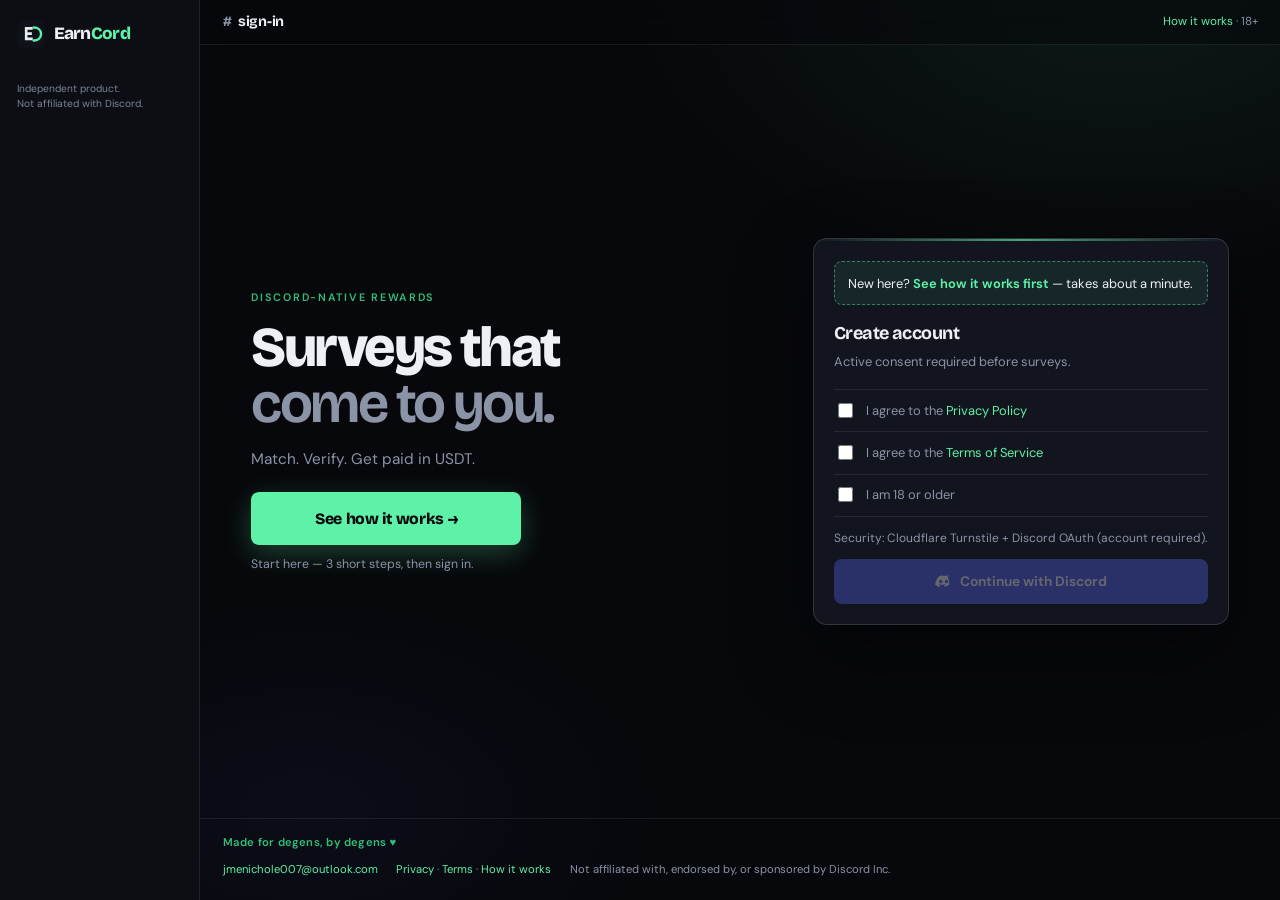
<file: index.html>
<!DOCTYPE html>
<html lang="en">
<head>
  <meta charset="utf-8" />
  <meta name="viewport" content="width=device-width, initial-scale=1" />
  <title>EarnCord — Discord survey rewards</title>
  <meta name="description" content="EarnCord matches Discord members to paid surveys and pays out in USDT." />
  <link rel="icon" href="mark.svg" type="image/svg+xml" />
  <link rel="apple-touch-icon" href="earncord-mark-1024.png" />
  <link rel="stylesheet" href="styles.css" />
</head>
<body>
  <div class="app-shell">
    <aside class="rail" aria-label="EarnCord">
      <a class="rail-brand" href="index.html" aria-label="EarnCord home">
        <svg class="rail-mark" viewBox="0 0 32 32" aria-hidden="true">
          <rect width="32" height="32" rx="8" fill="#0f121a"/>
          <path fill="#e8ebf2" d="M9 8h9v3h-6v3h5v3h-5v3h6v3H9z"/>
          <path fill="none" stroke="#5ef2a8" stroke-width="2.75" stroke-linecap="round" d="M19 8.5c5.2 0 8.5 3.2 8.5 7.5S24.2 23.5 19 23.5"/>
        </svg>
        <span class="full">Earn<em>Cord</em></span>
        <span class="short">E<em>C</em></span>
      </a>
      <p class="rail-footer">Independent product.<br />Not affiliated with Discord.</p>
    </aside>

    <div class="workspace">
      <header class="topbar">
        <div class="topbar-title"><span class="hash">#</span> sign-in</div>
        <div class="topbar-meta"><a href="docs/how-it-works.html">How it works</a> · 18+</div>
      </header>

      <main class="stage">
        <section class="pitch">
          <p class="kicker">Discord-native rewards</p>
          <h1>
            Surveys that
            <span>come to you.</span>
          </h1>
          <p class="lede">
            Match. Verify. Get paid in USDT.
          </p>
          <a class="guide-cta" href="docs/how-it-works.html">See how it works →</a>
          <p class="guide-cta-sub">
            Start here — 3 short steps, then sign in.
          </p>
        </section>

        <section id="login" class="auth-panel" aria-label="Sign in">
          <div id="login-authed" class="login-authed" hidden>
            <img id="authed-avatar" class="account-avatar" width="48" height="48" alt="" />
            <div>
              <p class="login-hello">Signed in as <strong id="authed-name">Member</strong></p>
              <p class="support"><a href="account.html">Open account</a></p>
            </div>
          </div>

          <form id="login-form">
            <div id="login-gate">
              <p class="login-guide">
                New here?
                <a href="docs/how-it-works.html">See how it works first</a>
                — takes about a minute.
              </p>
              <h2>Create account</h2>
              <p class="login-lead">Active consent required before surveys.</p>

              <label class="check">
                <input type="checkbox" id="accept-privacy" name="privacy" value="1" />
                <span>I agree to the <a href="privacy.html" target="_blank" rel="noopener">Privacy Policy</a></span>
              </label>
              <label class="check">
                <input type="checkbox" id="accept-terms" name="terms" value="1" />
                <span>I agree to the <a href="terms.html" target="_blank" rel="noopener">Terms of Service</a></span>
              </label>
              <label class="check">
                <input type="checkbox" id="accept-age" name="age" value="1" />
                <span>I am 18 or older</span>
              </label>

              <p class="login-security">
                Security: Cloudflare Turnstile + Discord OAuth (account required).
              </p>
              <div
                class="cf-turnstile"
                data-sitekey="0x4AAAAAAD4cifPdn33CdSzI"
                data-theme="dark"
                data-size="flexible"
              ></div>

              <button type="submit" id="discord-login" class="btn btn-connect" disabled>
                <svg class="btn-icon" viewBox="0 0 24 24" aria-hidden="true"><path fill="currentColor" d="M20.32 4.37A19.8 19.8 0 0 0 16.54 3c-.2.36-.43.85-.59 1.23a18.27 18.27 0 0 0-5.9 0C9.88 3.85 9.65 3.36 9.45 3a19.73 19.73 0 0 0-3.78 1.37A19.9 19.9 0 0 0 .12 16.44a19.94 19.94 0 0 0 6.08 3.08c.49-.67.93-1.38 1.31-2.12-.72-.27-1.41-.6-2.07-.99a8.2 8.2 0 0 0 1.15-.89c2.2 1.03 4.59 1.03 6.76 0 .38.35.75.68 1.15.89-.66.39-1.35.72-2.07.99.38.74.82 1.45 1.31 2.12a19.94 19.94 0 0 0 6.08-3.08 19.8 19.8 0 0 0-2.55-12.07ZM8.02 14.33c-1.18 0-2.16-1.08-2.16-2.41s.95-2.41 2.16-2.41 2.18 1.08 2.16 2.41-.95 2.41-2.16 2.41Zm7.96 0c-1.18 0-2.16-1.08-2.16-2.41s.95-2.41 2.16-2.41 2.18 1.08 2.16 2.41-.98 2.41-2.16 2.41Z"/></svg>
                Continue with Discord
              </button>
              <p id="login-error" class="login-error" hidden></p>
            </div>
          </form>
        </section>
      </main>

      <footer class="site-footer">
        <p class="footer-degen"><a href="https://github.com/jmenichole/Portfolio" target="_blank" rel="noopener">Made for degens, by degens ♥</a></p>
        <p><a href="mailto:jmenichole007@outlook.com">jmenichole007@outlook.com</a></p>
        <p><a href="privacy.html">Privacy</a> · <a href="terms.html">Terms</a> · <a href="docs/how-it-works.html">How it works</a></p>
        <p>Not affiliated with, endorsed by, or sponsored by Discord Inc.</p>
      </footer>
    </div>
  </div>

  <script src="https://challenges.cloudflare.com/turnstile/v0/api.js" async defer></script>
  <script src="config.js"></script>
  <script src="auth.js"></script>
</body>
</html>
</file>
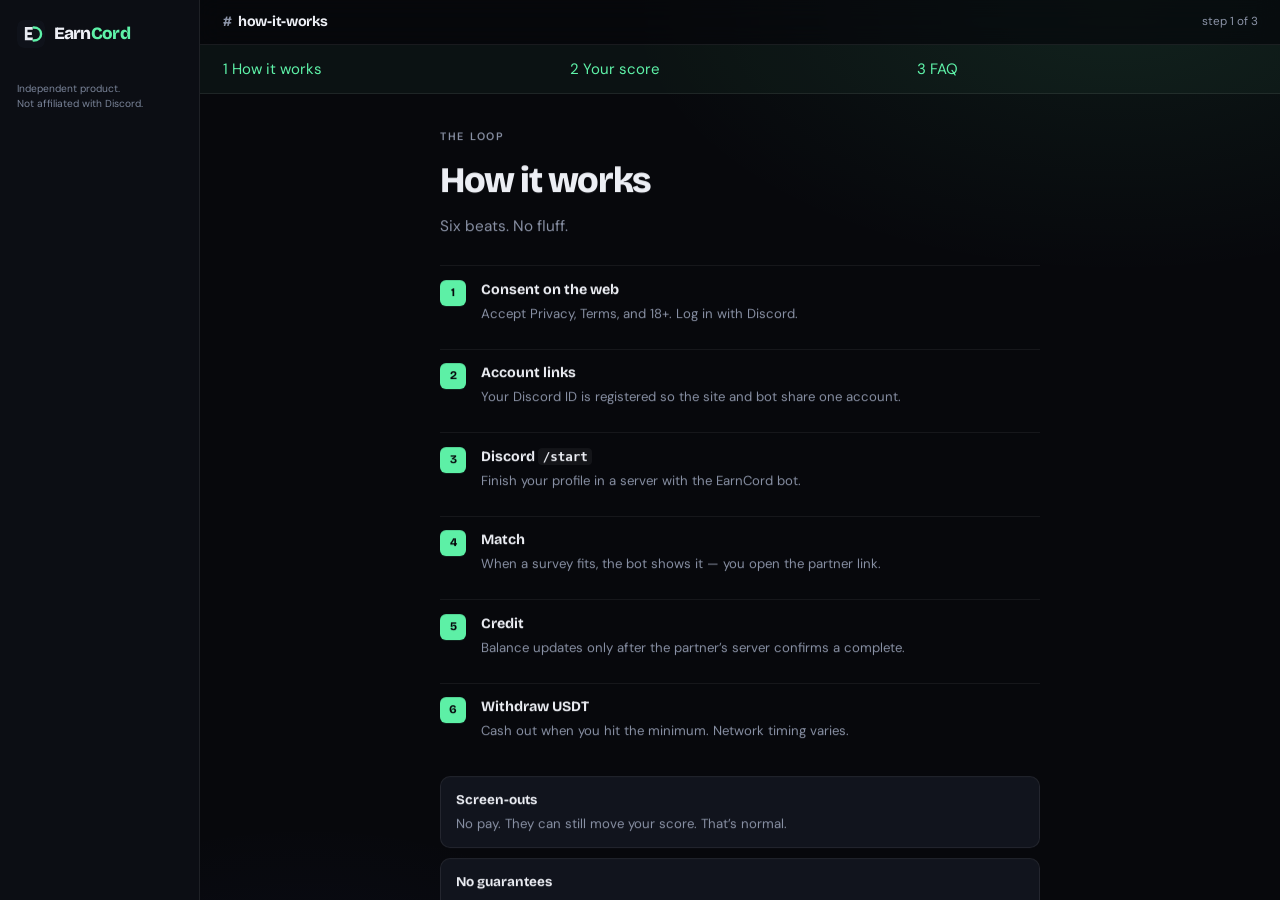
<file: docs/index.html>
<!DOCTYPE html>
<html lang="en">
<head>
  <meta charset="utf-8" />
  <meta name="viewport" content="width=device-width, initial-scale=1" />
  <title>Docs — EarnCord</title>
  <meta http-equiv="refresh" content="0; url=how-it-works.html" />
  <link rel="canonical" href="https://jmenichole.github.io/earncord/docs/how-it-works.html" />
  <link rel="icon" href="../mark.svg" type="image/svg+xml" />
  <link rel="stylesheet" href="../styles.css" />
</head>
<body>
  <div class="app-shell">
    <div class="workspace">
      <main class="docs-main page-wrap">
        <p class="docs-kicker">Start here</p>
        <h1>How EarnCord works</h1>
        <p class="docs-lede">Redirecting to the guided tour…</p>
        <a class="guide-cta" href="how-it-works.html">Continue →</a>
      </main>
    </div>
  </div>
</body>
</html>
</file>
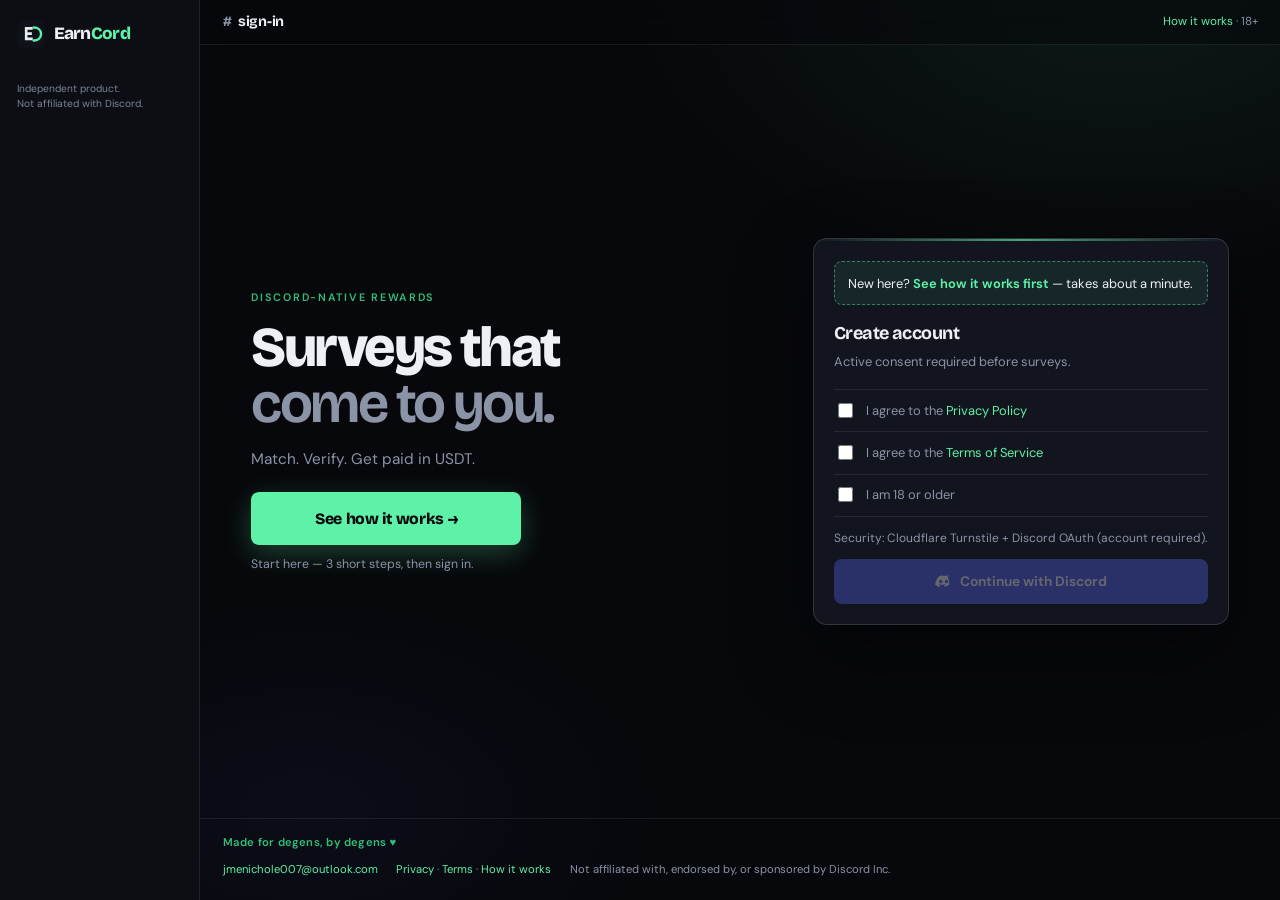
<file: account.html>
<!DOCTYPE html>
<html lang="en">
<head>
  <meta charset="utf-8" />
  <meta name="viewport" content="width=device-width, initial-scale=1" />
  <title>Account — EarnCord</title>
  <link rel="icon" href="mark.svg" type="image/svg+xml" />
</head>
<body>
  <script src="config.js"></script>
  <script src="auth.js"></script>
</body>
</html>
</file>
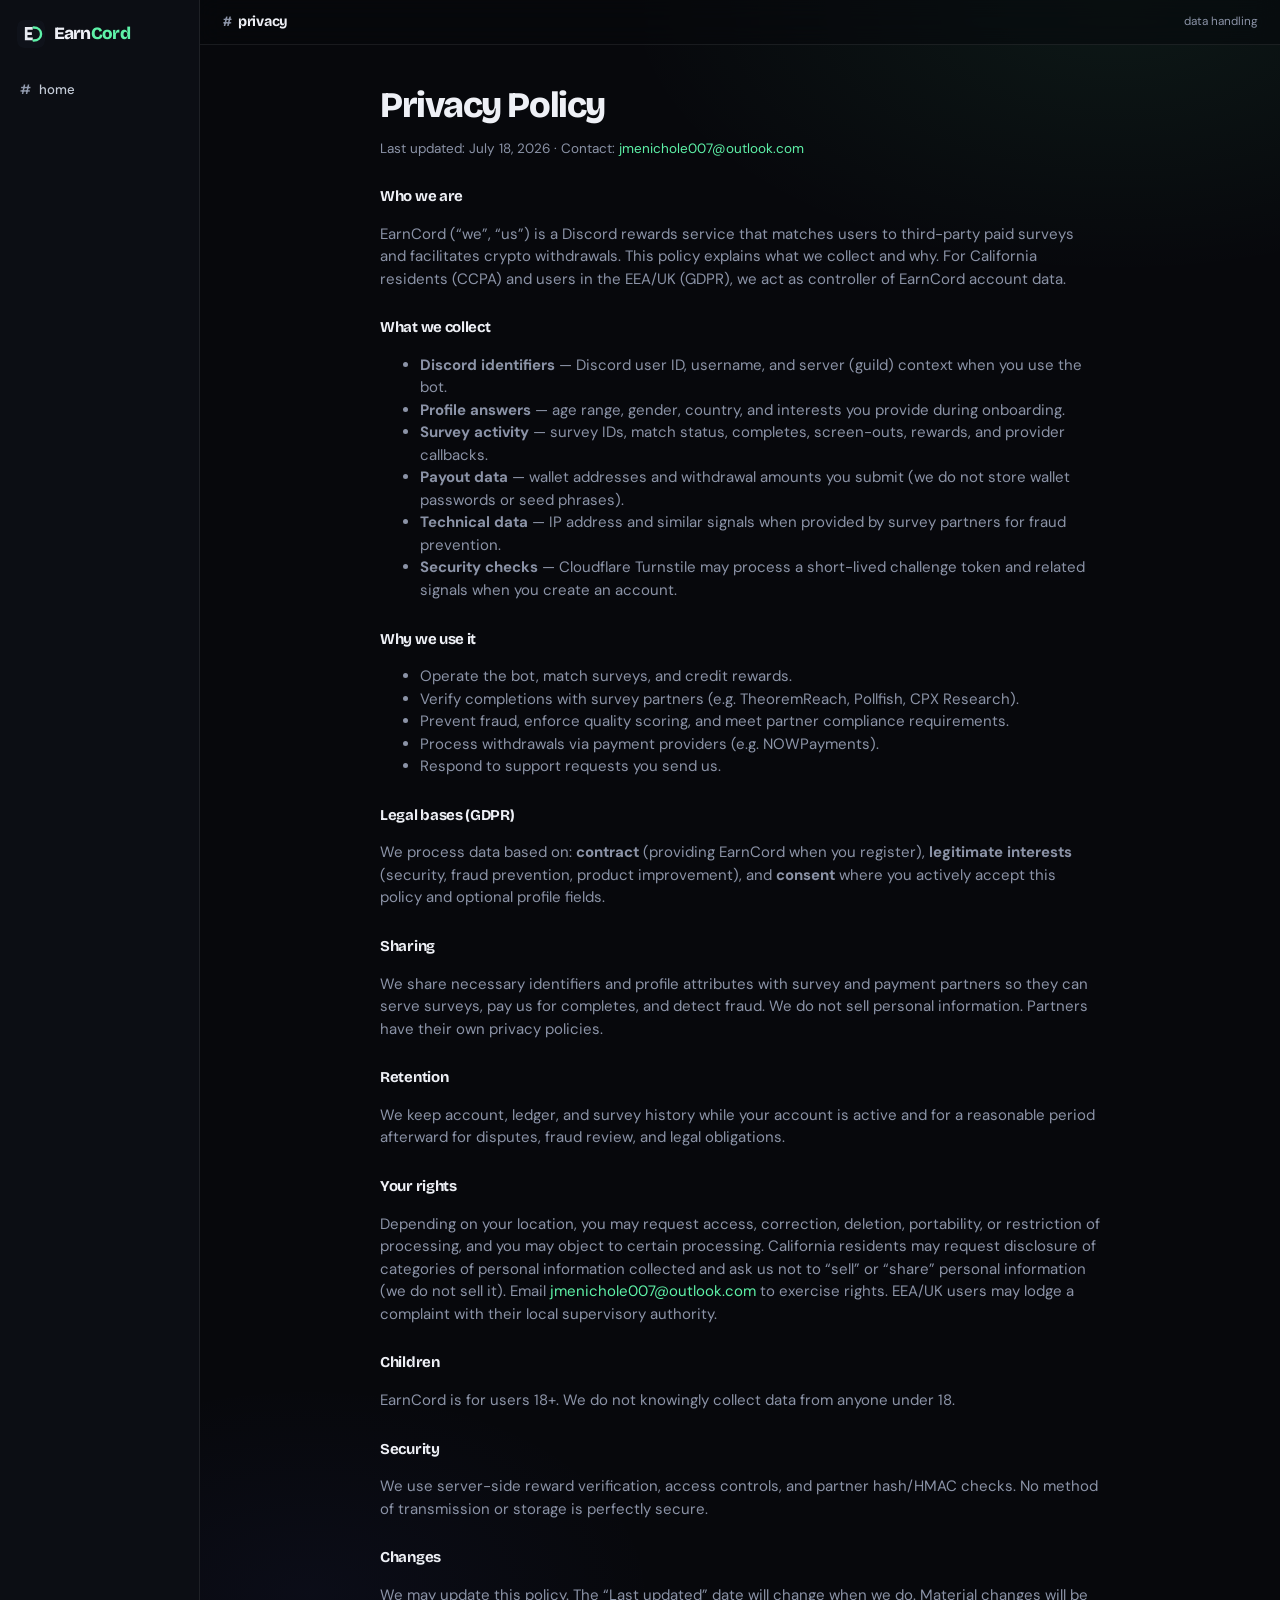
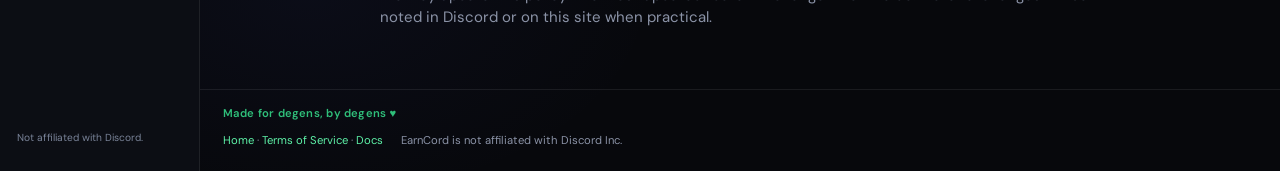
<file: privacy.html>
<!DOCTYPE html>
<html lang="en">
<head>
  <meta charset="utf-8" />
  <meta name="viewport" content="width=device-width, initial-scale=1" />
  <title>Privacy Policy — EarnCord</title>
  <meta name="description" content="EarnCord Privacy Policy (GDPR / CCPA)." />
  <link rel="icon" href="mark.svg" type="image/svg+xml" />
  <link rel="stylesheet" href="styles.css" />
</head>
<body>
  <div class="app-shell">
    <aside class="rail" aria-label="EarnCord">
      <a class="rail-brand" href="index.html" aria-label="EarnCord home">
        <svg class="rail-mark" viewBox="0 0 32 32" aria-hidden="true">
          <rect width="32" height="32" rx="8" fill="#0f121a"/>
          <path fill="#e8ebf2" d="M9 8h9v3h-6v3h5v3h-5v3h6v3H9z"/>
          <path fill="none" stroke="#5ef2a8" stroke-width="2.75" stroke-linecap="round" d="M19 8.5c5.2 0 8.5 3.2 8.5 7.5S24.2 23.5 19 23.5"/>
        </svg>
        <span class="full">Earn<em>Cord</em></span>
        <span class="short">E<em>C</em></span>
      </a>
      <nav class="rail-nav">
        <a href="index.html"><span class="hash">#</span><span class="label">home</span></a>
      </nav>
      <p class="rail-footer">Not affiliated with Discord.</p>
    </aside>
    <div class="workspace">
      <header class="topbar">
        <div class="topbar-title"><span class="hash">#</span> privacy</div>
        <div class="topbar-meta">data handling</div>
      </header>
  <main class="legal page-wrap">
    <h1>Privacy Policy</h1>
    <p class="meta">Last updated: July 18, 2026 · Contact: <a href="mailto:jmenichole007@outlook.com">jmenichole007@outlook.com</a></p>

    <h2>Who we are</h2>
    <p>
      EarnCord (“we”, “us”) is a Discord rewards service that matches users to third-party
      paid surveys and facilitates crypto withdrawals. This policy explains what we collect
      and why. For California residents (CCPA) and users in the EEA/UK (GDPR), we act as
      controller of EarnCord account data.
    </p>

    <h2>What we collect</h2>
    <ul>
      <li><strong>Discord identifiers</strong> — Discord user ID, username, and server (guild) context when you use the bot.</li>
      <li><strong>Profile answers</strong> — age range, gender, country, and interests you provide during onboarding.</li>
      <li><strong>Survey activity</strong> — survey IDs, match status, completes, screen-outs, rewards, and provider callbacks.</li>
      <li><strong>Payout data</strong> — wallet addresses and withdrawal amounts you submit (we do not store wallet passwords or seed phrases).</li>
      <li><strong>Technical data</strong> — IP address and similar signals when provided by survey partners for fraud prevention.</li>
      <li><strong>Security checks</strong> — Cloudflare Turnstile may process a short-lived challenge token and related signals when you create an account.</li>
    </ul>

    <h2>Why we use it</h2>
    <ul>
      <li>Operate the bot, match surveys, and credit rewards.</li>
      <li>Verify completions with survey partners (e.g. TheoremReach, Pollfish, CPX Research).</li>
      <li>Prevent fraud, enforce quality scoring, and meet partner compliance requirements.</li>
      <li>Process withdrawals via payment providers (e.g. NOWPayments).</li>
      <li>Respond to support requests you send us.</li>
    </ul>

    <h2>Legal bases (GDPR)</h2>
    <p>
      We process data based on: <strong>contract</strong> (providing EarnCord when you register),
      <strong>legitimate interests</strong> (security, fraud prevention, product improvement),
      and <strong>consent</strong> where you actively accept this policy and optional profile fields.
    </p>

    <h2>Sharing</h2>
    <p>
      We share necessary identifiers and profile attributes with survey and payment partners
      so they can serve surveys, pay us for completes, and detect fraud. We do not sell personal
      information. Partners have their own privacy policies.
    </p>

    <h2>Retention</h2>
    <p>
      We keep account, ledger, and survey history while your account is active and for a
      reasonable period afterward for disputes, fraud review, and legal obligations.
    </p>

    <h2>Your rights</h2>
    <p>
      Depending on your location, you may request access, correction, deletion, portability,
      or restriction of processing, and you may object to certain processing. California
      residents may request disclosure of categories of personal information collected and
      ask us not to “sell” or “share” personal information (we do not sell it). Email
      <a href="mailto:jmenichole007@outlook.com">jmenichole007@outlook.com</a> to exercise rights.
      EEA/UK users may lodge a complaint with their local supervisory authority.
    </p>

    <h2>Children</h2>
    <p>EarnCord is for users 18+. We do not knowingly collect data from anyone under 18.</p>

    <h2>Security</h2>
    <p>
      We use server-side reward verification, access controls, and partner hash/HMAC checks.
      No method of transmission or storage is perfectly secure.
    </p>

    <h2>Changes</h2>
    <p>
      We may update this policy. The “Last updated” date will change when we do.
      Material changes will be noted in Discord or on this site when practical.
    </p>
  </main>
      <footer class="site-footer">
        <p class="footer-degen"><a href="https://github.com/jmenichole/Portfolio" target="_blank" rel="noopener">Made for degens, by degens ♥</a></p>
        <p><a href="index.html">Home</a> · <a href="terms.html">Terms of Service</a> · <a href="docs/">Docs</a></p>
        <p class="fine">EarnCord is not affiliated with Discord Inc.</p>
      </footer>
    </div>
  </div>
</body>
</html>
</file>
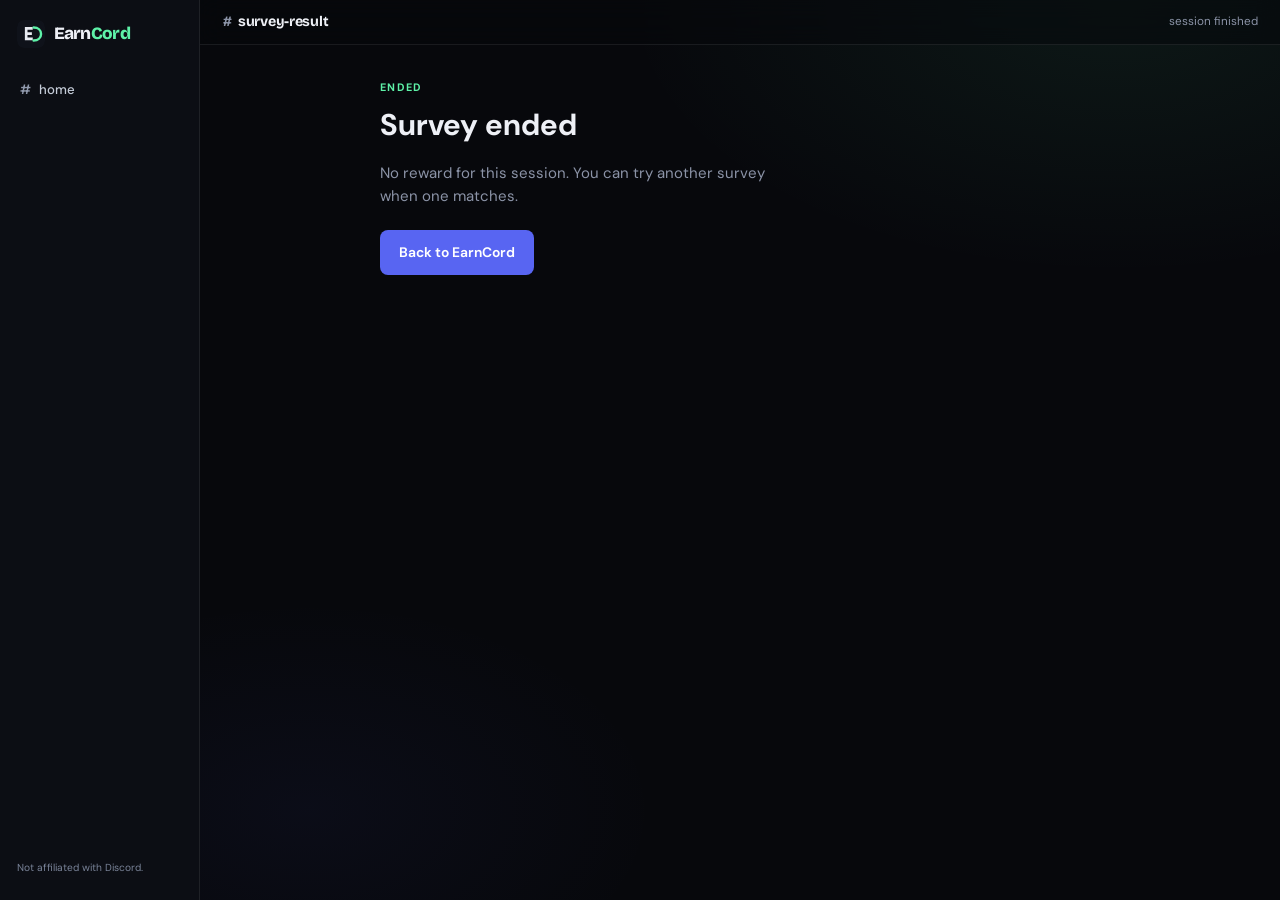
<file: survey-result.html>
<!DOCTYPE html>
<html lang="en">
<head>
  <meta charset="utf-8" />
  <meta name="viewport" content="width=device-width, initial-scale=1" />
  <title>Survey result — EarnCord</title>
  <link rel="icon" href="mark.svg" type="image/svg+xml" />
  <link rel="stylesheet" href="styles.css" />
</head>
<body>
  <div class="app-shell">
    <aside class="rail" aria-label="EarnCord">
      <a class="rail-brand" href="index.html" aria-label="EarnCord home">
        <svg class="rail-mark" viewBox="0 0 32 32" aria-hidden="true">
          <rect width="32" height="32" rx="8" fill="#0f121a"/>
          <path fill="#e8ebf2" d="M9 8h9v3h-6v3h5v3h-5v3h6v3H9z"/>
          <path fill="none" stroke="#5ef2a8" stroke-width="2.75" stroke-linecap="round" d="M19 8.5c5.2 0 8.5 3.2 8.5 7.5S24.2 23.5 19 23.5"/>
        </svg>
        <span class="full">Earn<em>Cord</em></span>
        <span class="short">E<em>C</em></span>
      </a>
      <nav class="rail-nav">
        <a href="index.html"><span class="hash">#</span><span class="label">home</span></a>
      </nav>
      <p class="rail-footer">Not affiliated with Discord.</p>
    </aside>
    <div class="workspace">
      <header class="topbar">
        <div class="topbar-title"><span class="hash">#</span> survey-result</div>
        <div class="topbar-meta">session finished</div>
      </header>
      <main class="page-wrap">
        <p class="eyebrow" id="result-eyebrow">Survey</p>
        <h1 id="result-title" class="legal" style="margin:0 0 .75rem">Thanks</h1>
        <p id="result-body" style="color:var(--muted);max-width:40ch">You can close this tab and return to Discord.</p>
        <p class="account-meta" id="result-meta"></p>
        <p style="margin-top: 1.5rem">
          <a class="btn btn-connect" href="index.html" style="width: auto; display: inline-flex; padding-inline: 1.25rem">Back to EarnCord</a>
        </p>
      </main>
    </div>
  </div>

  <script>
    (function () {
      const params = new URLSearchParams(window.location.search);
      const status = (params.get("status") || "").toLowerCase();
      const reward = params.get("reward");
      const dollars = params.get("reward_amount_in_dollars");
      const term = params.get("term_reason");
      const partial = params.get("partial_reward") === "true";

      const copy = {
        success: {
          eyebrow: partial ? "Partial reward" : "Complete",
          title: partial ? "Partial credit earned" : "Survey complete",
          body: "If the reward callback is live, credits will show in your EarnCord balance shortly.",
        },
        exit: {
          eyebrow: "Ended",
          title: "Survey ended",
          body: "No reward for this session. You can try another survey when one matches.",
        },
        screenout: {
          eyebrow: "Not a match",
          title: "Screened out",
          body: "This survey wasn’t a fit. That happens — your quality score still tracks completes vs screen-outs.",
        },
        quota: {
          eyebrow: "Full",
          title: "Survey full",
          body: "This survey hit its quota. Check back for new matches.",
        },
        security: {
          eyebrow: "Blocked",
          title: "Session blocked",
          body: "TheoremReach ended this session for a security or quality check. Contact support if this looks wrong.",
        },
      };

      const key =
        status === "success" || status === "done"
          ? "success"
          : status === "screenout" || status === "dq" || status === "disqualified"
            ? "screenout"
            : status === "quota"
              ? "quota"
              : status === "security"
                ? "security"
                : "exit";

      const c = copy[key];
      document.getElementById("result-eyebrow").textContent = c.eyebrow;
      document.getElementById("result-title").textContent = c.title;
      document.getElementById("result-body").textContent = c.body;

      const bits = [];
      if (reward) bits.push(`Reward: ${reward} credits`);
      if (dollars) bits.push(`≈ $${dollars}`);
      if (term) bits.push(`Reason: ${term}`);
      document.getElementById("result-meta").textContent = bits.join(" · ");
    })();
  </script>
</body>
</html>
</file>
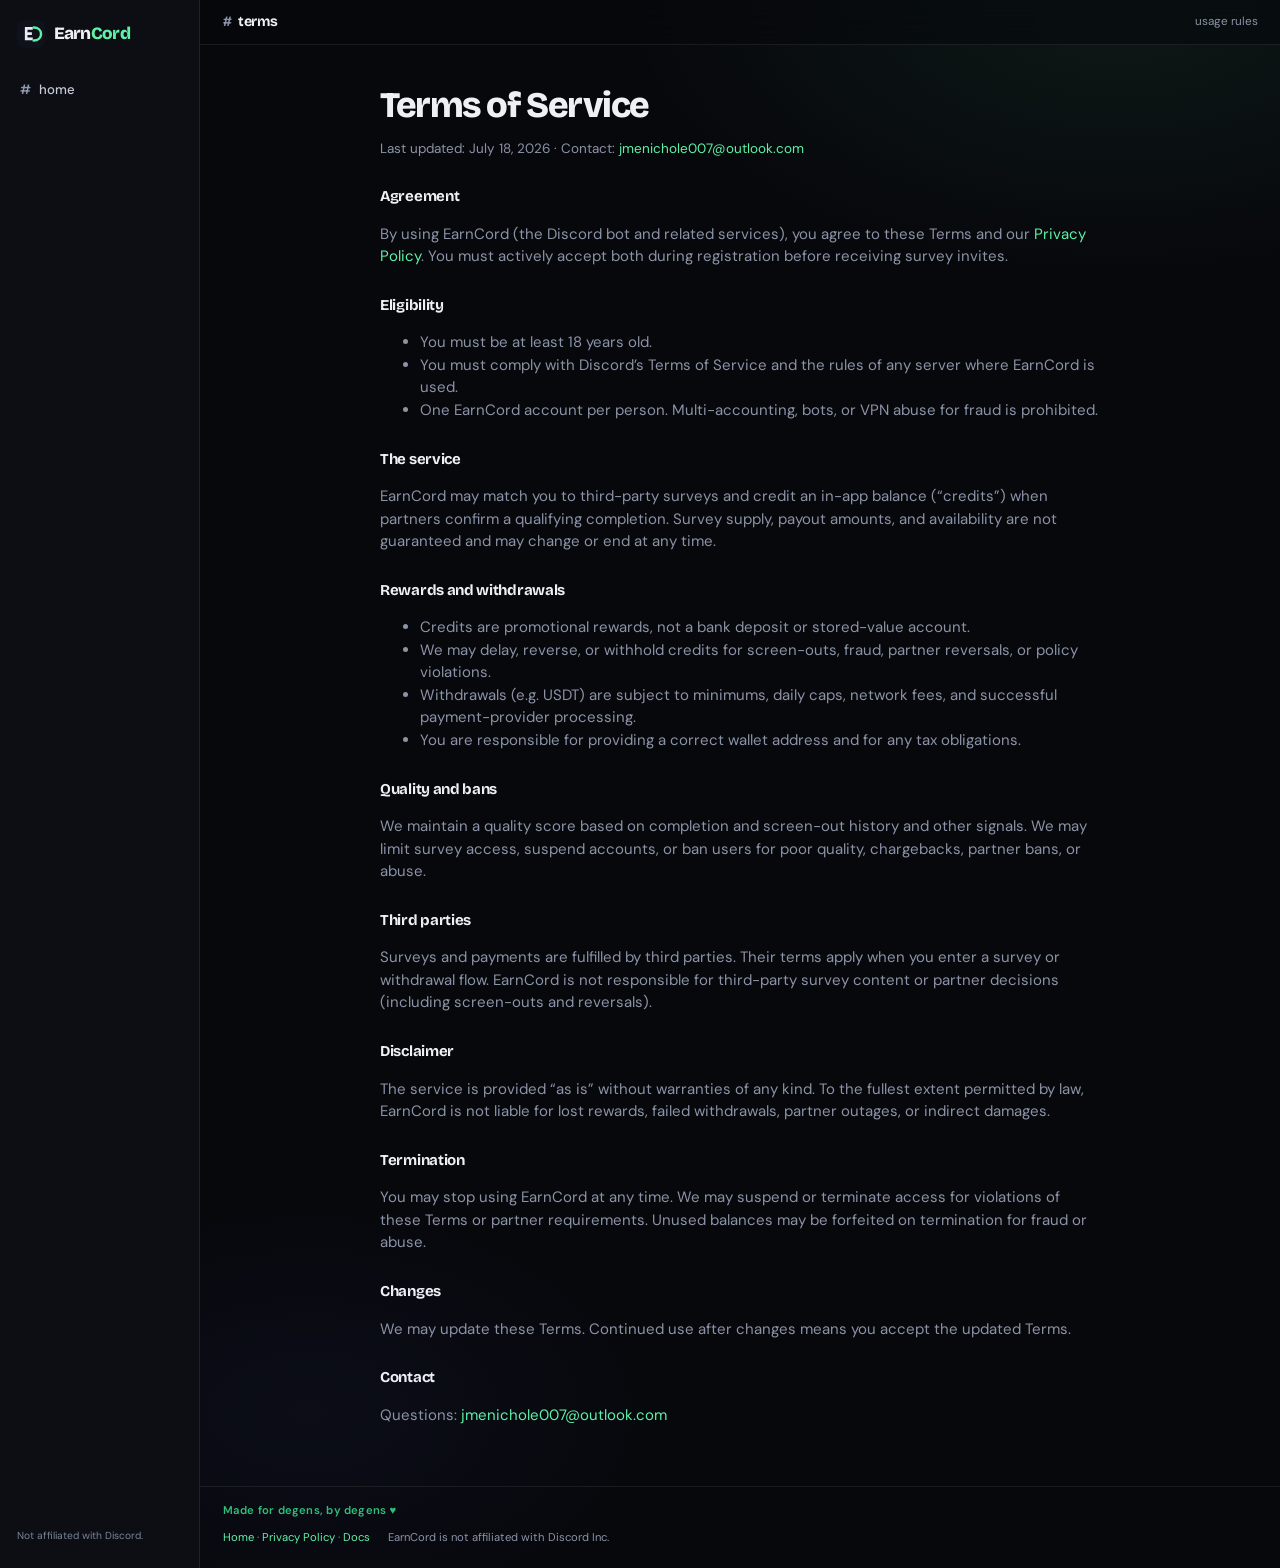
<file: terms.html>
<!DOCTYPE html>
<html lang="en">
<head>
  <meta charset="utf-8" />
  <meta name="viewport" content="width=device-width, initial-scale=1" />
  <title>Terms of Service — EarnCord</title>
  <meta name="description" content="EarnCord Terms of Service." />
  <link rel="icon" href="mark.svg" type="image/svg+xml" />
  <link rel="stylesheet" href="styles.css" />
</head>
<body>
  <div class="app-shell">
    <aside class="rail" aria-label="EarnCord">
      <a class="rail-brand" href="index.html" aria-label="EarnCord home">
        <svg class="rail-mark" viewBox="0 0 32 32" aria-hidden="true">
          <rect width="32" height="32" rx="8" fill="#0f121a"/>
          <path fill="#e8ebf2" d="M9 8h9v3h-6v3h5v3h-5v3h6v3H9z"/>
          <path fill="none" stroke="#5ef2a8" stroke-width="2.75" stroke-linecap="round" d="M19 8.5c5.2 0 8.5 3.2 8.5 7.5S24.2 23.5 19 23.5"/>
        </svg>
        <span class="full">Earn<em>Cord</em></span>
        <span class="short">E<em>C</em></span>
      </a>
      <nav class="rail-nav">
        <a href="index.html"><span class="hash">#</span><span class="label">home</span></a>
      </nav>
      <p class="rail-footer">Not affiliated with Discord.</p>
    </aside>
    <div class="workspace">
      <header class="topbar">
        <div class="topbar-title"><span class="hash">#</span> terms</div>
        <div class="topbar-meta">usage rules</div>
      </header>
  <main class="legal page-wrap">
    <h1>Terms of Service</h1>
    <p class="meta">Last updated: July 18, 2026 · Contact: <a href="mailto:jmenichole007@outlook.com">jmenichole007@outlook.com</a></p>

    <h2>Agreement</h2>
    <p>
      By using EarnCord (the Discord bot and related services), you agree to these Terms
      and our <a href="privacy.html">Privacy Policy</a>. You must actively accept both
      during registration before receiving survey invites.
    </p>

    <h2>Eligibility</h2>
    <ul>
      <li>You must be at least 18 years old.</li>
      <li>You must comply with Discord’s Terms of Service and the rules of any server where EarnCord is used.</li>
      <li>One EarnCord account per person. Multi-accounting, bots, or VPN abuse for fraud is prohibited.</li>
    </ul>

    <h2>The service</h2>
    <p>
      EarnCord may match you to third-party surveys and credit an in-app balance (“credits”)
      when partners confirm a qualifying completion. Survey supply, payout amounts, and
      availability are not guaranteed and may change or end at any time.
    </p>

    <h2>Rewards and withdrawals</h2>
    <ul>
      <li>Credits are promotional rewards, not a bank deposit or stored-value account.</li>
      <li>We may delay, reverse, or withhold credits for screen-outs, fraud, partner reversals, or policy violations.</li>
      <li>Withdrawals (e.g. USDT) are subject to minimums, daily caps, network fees, and successful payment-provider processing.</li>
      <li>You are responsible for providing a correct wallet address and for any tax obligations.</li>
    </ul>

    <h2>Quality and bans</h2>
    <p>
      We maintain a quality score based on completion and screen-out history and other signals.
      We may limit survey access, suspend accounts, or ban users for poor quality, chargebacks,
      partner bans, or abuse.
    </p>

    <h2>Third parties</h2>
    <p>
      Surveys and payments are fulfilled by third parties. Their terms apply when you enter
      a survey or withdrawal flow. EarnCord is not responsible for third-party survey content
      or partner decisions (including screen-outs and reversals).
    </p>

    <h2>Disclaimer</h2>
    <p>
      The service is provided “as is” without warranties of any kind. To the fullest extent
      permitted by law, EarnCord is not liable for lost rewards, failed withdrawals, partner
      outages, or indirect damages.
    </p>

    <h2>Termination</h2>
    <p>
      You may stop using EarnCord at any time. We may suspend or terminate access for
      violations of these Terms or partner requirements. Unused balances may be forfeited
      on termination for fraud or abuse.
    </p>

    <h2>Changes</h2>
    <p>
      We may update these Terms. Continued use after changes means you accept the updated Terms.
    </p>

    <h2>Contact</h2>
    <p>
      Questions: <a href="mailto:jmenichole007@outlook.com">jmenichole007@outlook.com</a>
    </p>
  </main>
      <footer class="site-footer">
        <p class="footer-degen"><a href="https://github.com/jmenichole/Portfolio" target="_blank" rel="noopener">Made for degens, by degens ♥</a></p>
        <p><a href="index.html">Home</a> · <a href="privacy.html">Privacy Policy</a> · <a href="docs/">Docs</a></p>
        <p class="fine">EarnCord is not affiliated with Discord Inc.</p>
      </footer>
    </div>
  </div>
</body>
</html>
</file>
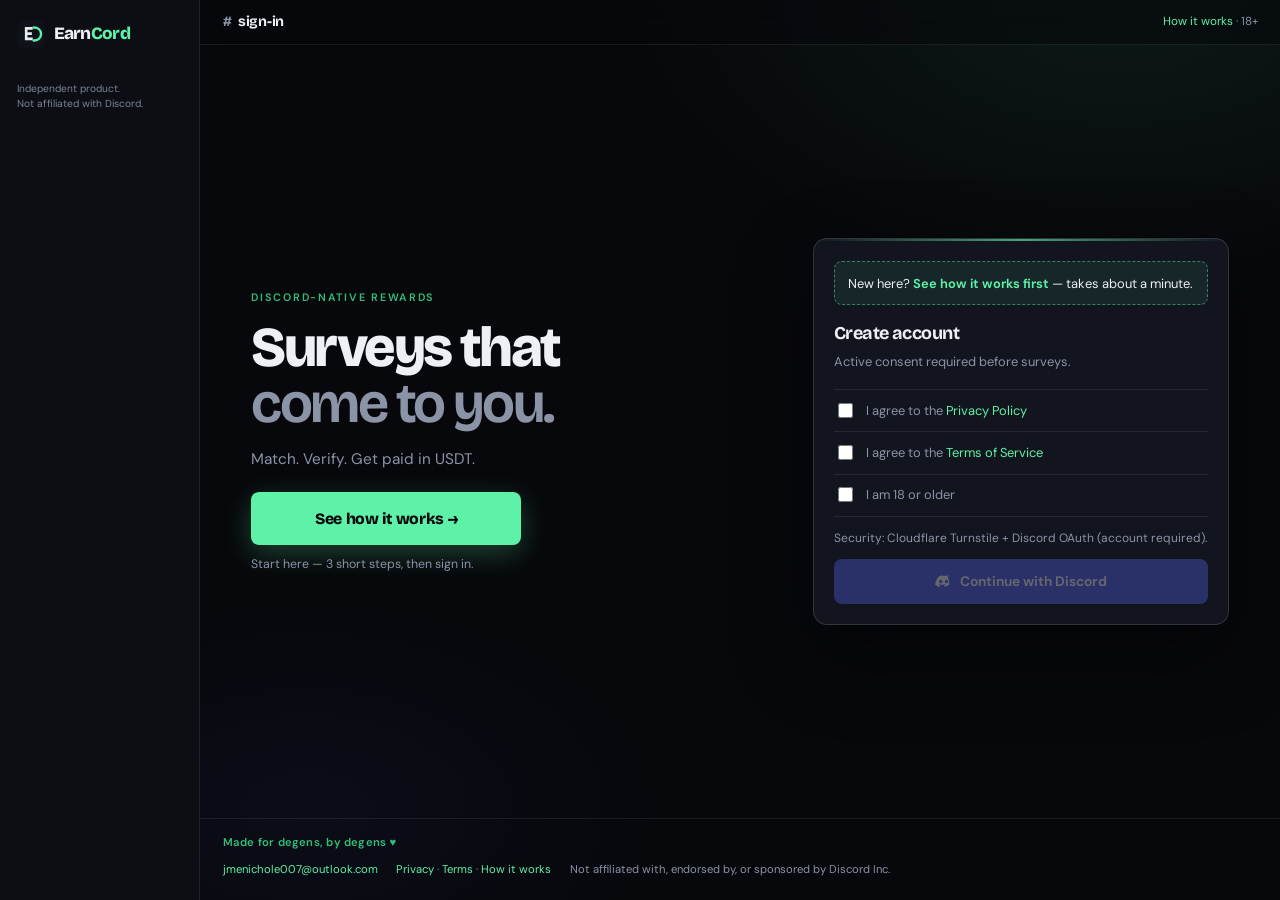
<file: app/history.html>
<!DOCTYPE html>
<html lang="en">
<head>
  <meta charset="utf-8" />
  <meta name="viewport" content="width=device-width, initial-scale=1" />
  <title>History — EarnCord</title>
  <link rel="icon" href="../mark.svg" type="image/svg+xml" />
  <link rel="stylesheet" href="../styles.css" />
</head>
<body>
  <div class="app-shell">
    <aside class="rail" aria-label="EarnCord">
      <a class="rail-brand" href="home.html" aria-label="EarnCord dashboard">
        <svg class="rail-mark" viewBox="0 0 32 32" aria-hidden="true"><rect width="32" height="32" rx="8" fill="#0f121a"/><path fill="#e8ebf2" d="M9 8h9v3h-6v3h5v3h-5v3h6v3H9z"/><path fill="none" stroke="#5ef2a8" stroke-width="2.75" stroke-linecap="round" d="M19 8.5c5.2 0 8.5 3.2 8.5 7.5S24.2 23.5 19 23.5"/></svg>
        <span class="full">Earn<em>Cord</em></span><span class="short">E<em>C</em></span>
      </a>
      <nav id="app-rail-nav" class="rail-nav" aria-label="App"></nav>
      <p class="rail-footer">Independent product.<br />Not affiliated with Discord.</p>
    </aside>
    <div class="workspace">
      <header class="topbar"><div class="topbar-title"><span class="hash">#</span> history</div><div class="topbar-meta">account activity</div></header>
      <main class="page-wrap hub-main">
        <h1 class="hub-title">History</h1>
        <p class="hub-lede">Your reward and payout activity.</p>
        <p class="account-status" id="history-loading">Loading activity…</p>
        <div id="history-list" class="hub-list" hidden></div>
      </main>
      <footer class="site-footer"><p><a href="../privacy.html">Privacy</a> · <a href="../terms.html">Terms</a> · <a href="../docs/how-it-works.html">How it works</a></p></footer>
    </div>
  </div>
  <script src="../config.js"></script><script src="../auth.js"></script><script src="app.js"></script><script src="history.js"></script>
  <script>if (window.EarnCordAuth.requireAppSession()) { window.EarnCordAuth.wireRailBrand(); window.EarnCordApp.renderAppRail("history"); }</script>
</body>
</html>
</file>
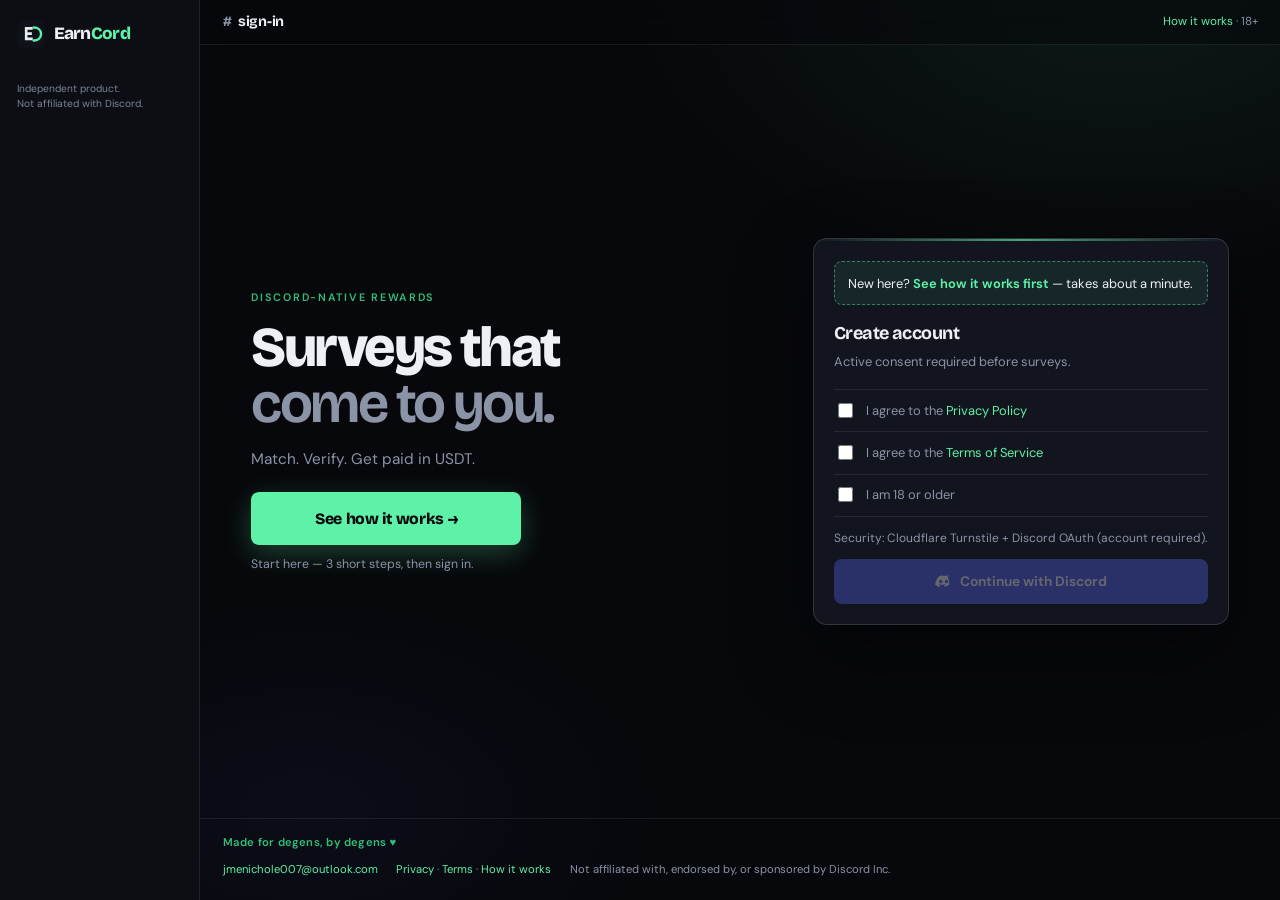
<file: app/home.html>
<!DOCTYPE html>
<html lang="en">
<head>
  <meta charset="utf-8" />
  <meta name="viewport" content="width=device-width, initial-scale=1" />
  <title>Home — EarnCord</title>
  <meta name="description" content="EarnCord hub dashboard." />
  <link rel="icon" href="../mark.svg" type="image/svg+xml" />
  <link rel="stylesheet" href="../styles.css" />
</head>
<body>
  <div class="app-shell">
    <aside class="rail" aria-label="EarnCord">
      <a class="rail-brand" href="home.html" aria-label="EarnCord dashboard">
        <svg class="rail-mark" viewBox="0 0 32 32" aria-hidden="true">
          <rect width="32" height="32" rx="8" fill="#0f121a"/>
          <path fill="#e8ebf2" d="M9 8h9v3h-6v3h5v3h-5v3h6v3H9z"/>
          <path fill="none" stroke="#5ef2a8" stroke-width="2.75" stroke-linecap="round" d="M19 8.5c5.2 0 8.5 3.2 8.5 7.5S24.2 23.5 19 23.5"/>
        </svg>
        <span class="full">Earn<em>Cord</em></span>
        <span class="short">E<em>C</em></span>
      </a>
      <nav id="app-rail-nav" class="rail-nav" aria-label="App"></nav>
      <p class="rail-footer">Independent product.<br />Not affiliated with Discord.</p>
    </aside>

    <div class="workspace">
      <header class="topbar">
        <div class="topbar-title"><span class="hash">#</span> home</div>
        <div class="topbar-meta">hub dashboard</div>
      </header>

      <main class="page-wrap hub-main">
        <div id="tour-tip" class="hub-tour-tip" hidden>
          <p class="hub-tour-copy"><strong>New to EarnCord?</strong> Take the 3-step tour — about a minute.</p>
          <div class="hub-tour-actions">
            <a class="btn btn-connect hub-tour-start" href="../docs/how-it-works.html">Start tour</a>
            <button type="button" class="btn btn-ghost" data-tour-dismiss>Dismiss</button>
          </div>
        </div>
        <p class="account-status" id="hub-loading">Loading hub…</p>
        <div id="checklist" hidden></div>
        <div id="dashboard" hidden></div>
      </main>

      <footer class="site-footer">
        <p class="footer-degen"><a href="https://github.com/jmenichole/Portfolio" target="_blank" rel="noopener">Made for degens, by degens ♥</a></p>
        <p><a href="mailto:jmenichole007@outlook.com">jmenichole007@outlook.com</a></p>
        <p><a href="../privacy.html">Privacy</a> · <a href="../terms.html">Terms</a> · <a href="../docs/how-it-works.html">How it works</a></p>
        <p>Not affiliated with, endorsed by, or sponsored by Discord Inc.</p>
      </footer>
    </div>
  </div>

  <script src="../config.js"></script>
  <script src="../auth.js"></script>
  <script src="app.js"></script>
  <script src="home.js"></script>
  <script>
    if (window.EarnCordAuth.requireAppSession()) {
      window.EarnCordAuth.wireRailBrand();
      window.EarnCordApp.renderAppRail("home");
    }
  </script>
</body>
</html>
</file>
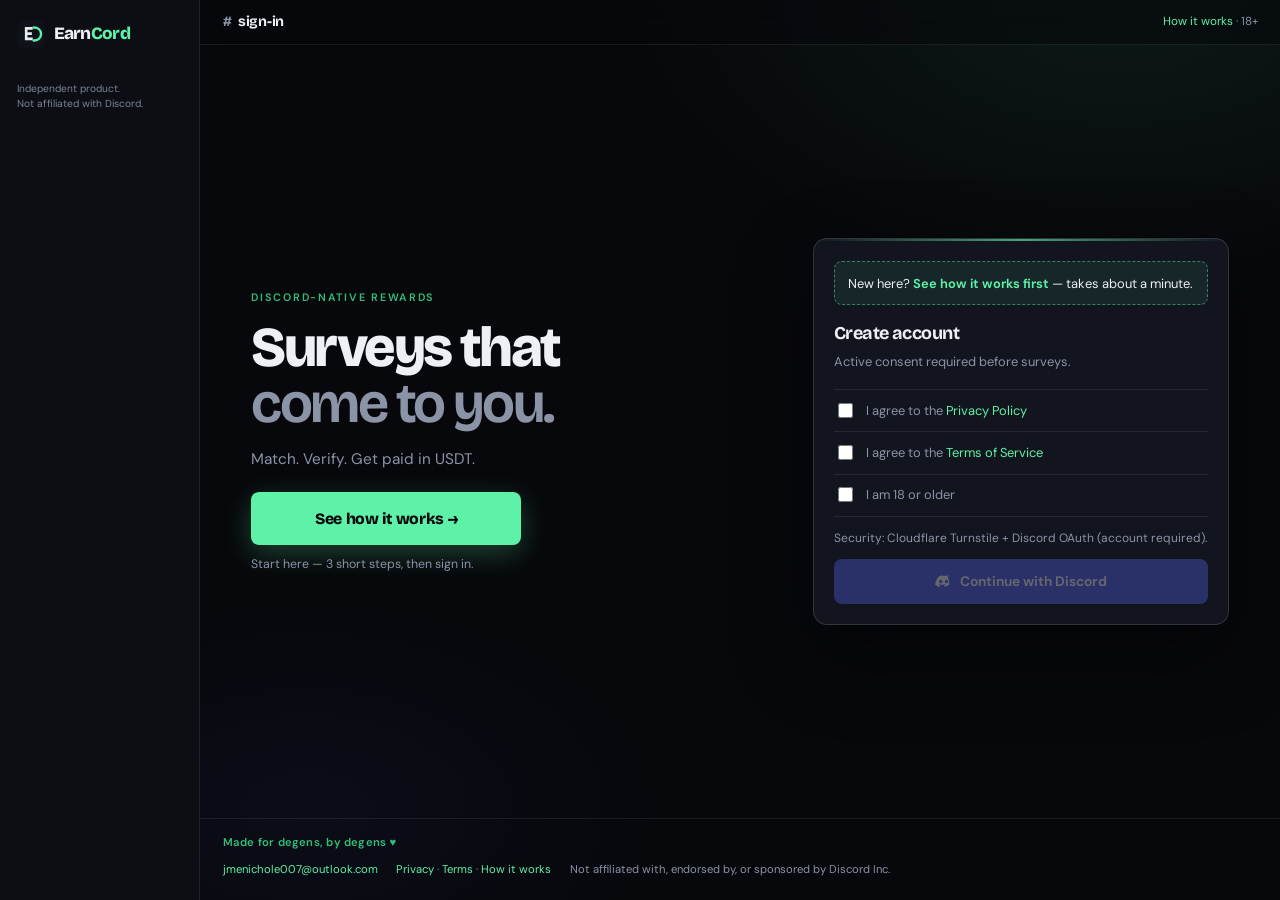
<file: app/payouts.html>
<!DOCTYPE html>
<html lang="en">
<head><meta charset="utf-8" /><meta name="viewport" content="width=device-width, initial-scale=1" /><title>Payouts — EarnCord</title><link rel="icon" href="../mark.svg" type="image/svg+xml" /><link rel="stylesheet" href="../styles.css" /></head>
<body>
  <div class="app-shell"><aside class="rail" aria-label="EarnCord"><a class="rail-brand" href="home.html" aria-label="EarnCord dashboard"><svg class="rail-mark" viewBox="0 0 32 32" aria-hidden="true"><rect width="32" height="32" rx="8" fill="#0f121a"/><path fill="#e8ebf2" d="M9 8h9v3h-6v3h5v3h-5v3h6v3H9z"/><path fill="none" stroke="#5ef2a8" stroke-width="2.75" stroke-linecap="round" d="M19 8.5c5.2 0 8.5 3.2 8.5 7.5S24.2 23.5 19 23.5"/></svg><span class="full">Earn<em>Cord</em></span><span class="short">E<em>C</em></span></a><nav id="app-rail-nav" class="rail-nav" aria-label="App"></nav><p class="rail-footer">Independent product.<br />Not affiliated with Discord.</p></aside>
    <div class="workspace"><header class="topbar"><div class="topbar-title"><span class="hash">#</span> payouts</div><div class="topbar-meta">USDT TRC20</div></header>
      <main class="page-wrap hub-main"><h1 class="hub-title">Payouts</h1><p class="hub-lede">Request USDT to your saved TRC20 wallet.</p><p id="payout-loading" class="account-status">Loading payout details…</p>
        <div id="payout-content" hidden><div id="payout-stats" class="docs-blocks"></div><section class="docs-block hub-form-card"><h2 class="hub-section-title">Request payout</h2><form id="withdraw-form"><label for="withdraw-amount">Amount (USD)</label><input id="withdraw-amount" name="amount" type="number" min="0.01" step="0.01" inputmode="decimal" required /><p id="withdraw-status" class="hub-form-status" aria-live="polite"></p><button id="withdraw-submit" class="btn btn-connect" type="submit">Confirm withdrawal</button></form></section>
        <section><h2 class="hub-section-title">Recent withdrawals</h2><div id="withdrawals" class="hub-list"></div></section></div>
      </main><footer class="site-footer"><p><a href="../privacy.html">Privacy</a> · <a href="../terms.html">Terms</a></p></footer></div></div>
  <script src="../config.js"></script><script src="../auth.js"></script><script src="app.js"></script><script src="payouts.js"></script><script>if (window.EarnCordAuth.requireAppSession()) { window.EarnCordAuth.wireRailBrand(); window.EarnCordApp.renderAppRail("payouts"); }</script>
</body></html>
</file>
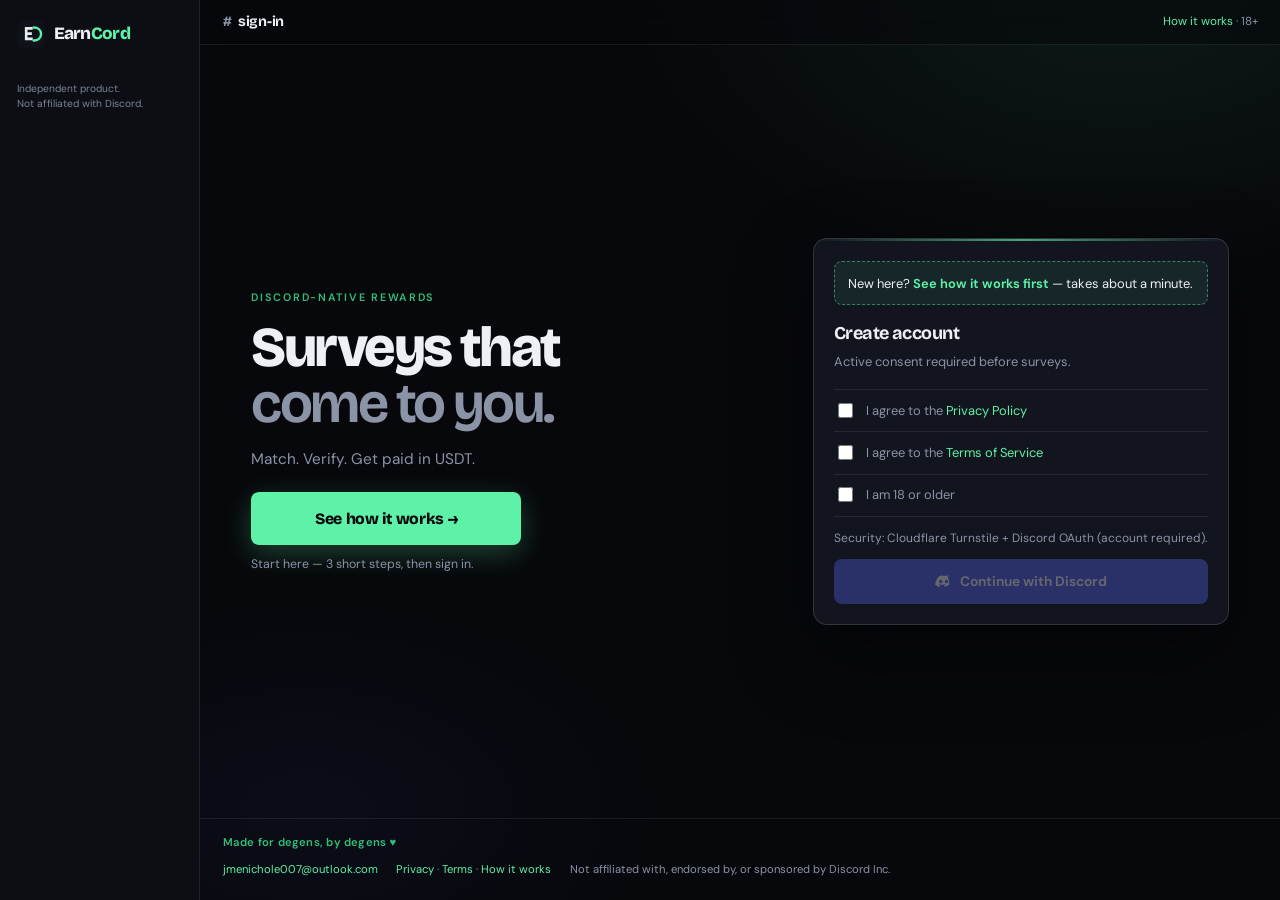
<file: app/profile.html>
<!DOCTYPE html>
<html lang="en">
<head><meta charset="utf-8" /><meta name="viewport" content="width=device-width, initial-scale=1" /><title>Profile — EarnCord</title><link rel="icon" href="../mark.svg" type="image/svg+xml" /><link rel="stylesheet" href="../styles.css" /></head>
<body>
  <div class="app-shell"><aside class="rail" aria-label="EarnCord"><a class="rail-brand" href="home.html" aria-label="EarnCord dashboard"><svg class="rail-mark" viewBox="0 0 32 32" aria-hidden="true"><rect width="32" height="32" rx="8" fill="#0f121a"/><path fill="#e8ebf2" d="M9 8h9v3h-6v3h5v3h-5v3h6v3H9z"/><path fill="none" stroke="#5ef2a8" stroke-width="2.75" stroke-linecap="round" d="M19 8.5c5.2 0 8.5 3.2 8.5 7.5S24.2 23.5 19 23.5"/></svg><span class="full">Earn<em>Cord</em></span><span class="short">E<em>C</em></span></a><nav id="app-rail-nav" class="rail-nav" aria-label="App"></nav><p class="rail-footer">Independent product.<br />Not affiliated with Discord.</p></aside>
    <div class="workspace"><header class="topbar"><div class="topbar-title"><span class="hash">#</span> profile</div><div class="topbar-meta">your EarnCord account</div></header>
      <main class="page-wrap hub-main"><p id="profile-loading" class="account-status">Loading profile…</p><section id="profile-content" hidden></section></main>
      <footer class="site-footer"><p><a href="../privacy.html">Privacy</a> · <a href="../terms.html">Terms</a></p></footer></div></div>
  <script src="../config.js"></script><script src="../auth.js"></script><script src="app.js"></script><script src="profile.js"></script><script>if (window.EarnCordAuth.requireAppSession()) { window.EarnCordAuth.wireRailBrand(); window.EarnCordApp.renderAppRail("profile"); }</script>
</body></html>
</file>
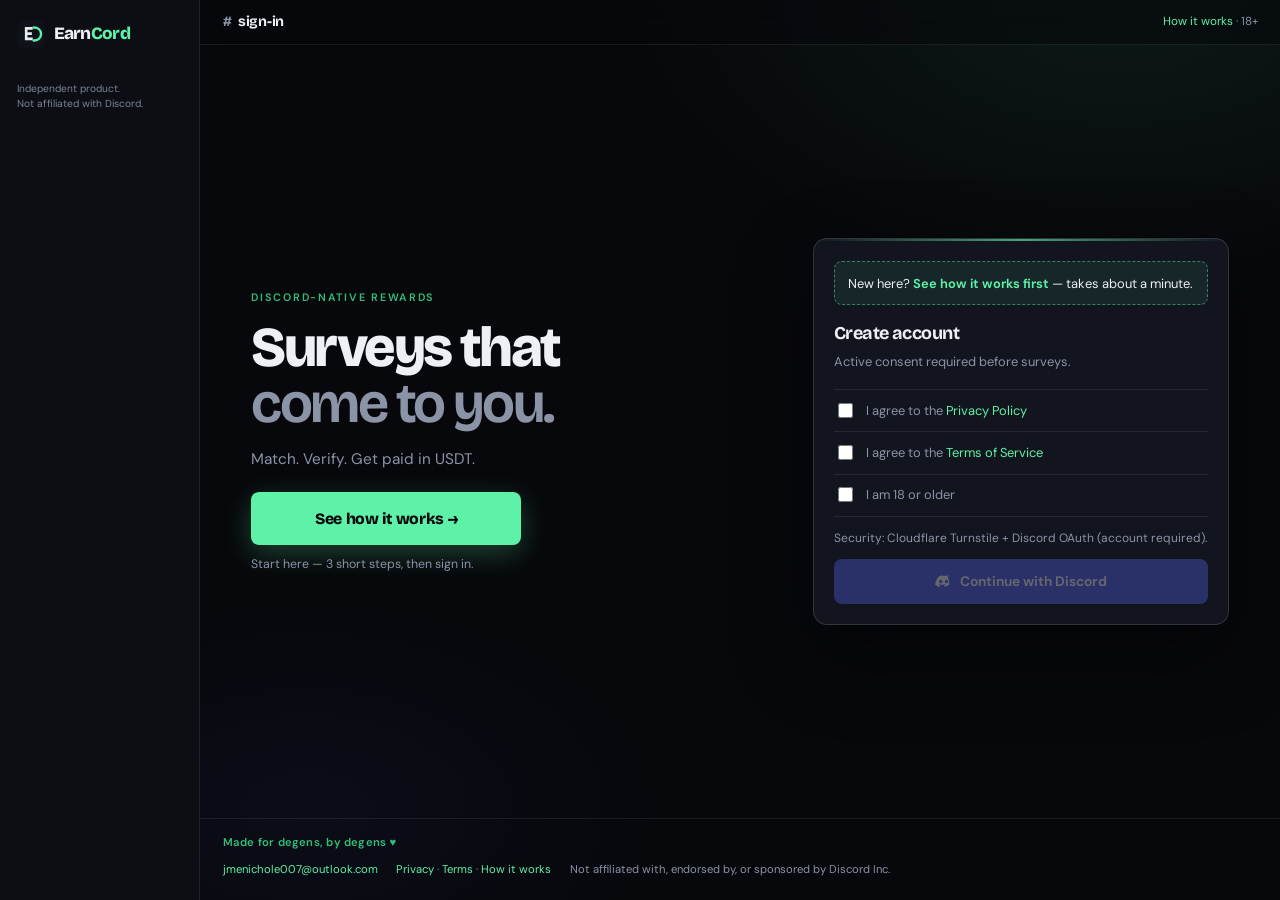
<file: app/settings.html>
<!DOCTYPE html>
<html lang="en">
<head><meta charset="utf-8" /><meta name="viewport" content="width=device-width, initial-scale=1" /><title>Settings — EarnCord</title><link rel="icon" href="../mark.svg" type="image/svg+xml" /><link rel="stylesheet" href="../styles.css" /></head>
<body>
  <div class="app-shell"><aside class="rail" aria-label="EarnCord"><a class="rail-brand" href="home.html" aria-label="EarnCord dashboard"><svg class="rail-mark" viewBox="0 0 32 32" aria-hidden="true"><rect width="32" height="32" rx="8" fill="#0f121a"/><path fill="#e8ebf2" d="M9 8h9v3h-6v3h5v3h-5v3h6v3H9z"/><path fill="none" stroke="#5ef2a8" stroke-width="2.75" stroke-linecap="round" d="M19 8.5c5.2 0 8.5 3.2 8.5 7.5S24.2 23.5 19 23.5"/></svg><span class="full">Earn<em>Cord</em></span><span class="short">E<em>C</em></span></a><nav id="app-rail-nav" class="rail-nav" aria-label="App"></nav><p class="rail-footer">Independent product.<br />Not affiliated with Discord.</p></aside>
    <div class="workspace"><header class="topbar"><div class="topbar-title"><span class="hash">#</span> settings</div><div class="topbar-meta">account preferences</div></header>
      <main class="page-wrap hub-main"><h1 class="hub-title">Settings</h1><p class="hub-lede">Manage your payout wallet and account session.</p>
        <section class="docs-block hub-form-card"><h2 class="hub-section-title">USDT TRC20 wallet</h2><p>Your wallet is used only for USDT withdrawals on TRON.</p>
          <form id="wallet-form"><label for="wallet">Wallet address</label><input id="wallet" name="wallet" autocomplete="off" spellcheck="false" placeholder="T…" /><p id="wallet-status" class="hub-form-status" aria-live="polite"></p><button class="btn btn-connect" type="submit">Save wallet</button></form>
        </section>
        <section class="docs-block hub-form-card"><h2 class="hub-section-title">Account</h2><button id="logout" class="btn btn-ghost" type="button">Log out</button><p class="hub-legal-links"><a href="../privacy.html">Privacy</a> · <a href="../terms.html">Terms</a></p></section>
      </main><footer class="site-footer"><p><a href="../privacy.html">Privacy</a> · <a href="../terms.html">Terms</a></p></footer>
    </div></div>
  <script src="../config.js"></script><script src="../auth.js"></script><script src="app.js"></script><script src="settings.js"></script><script>if (window.EarnCordAuth.requireAppSession()) { window.EarnCordAuth.wireRailBrand(); window.EarnCordApp.renderAppRail("settings"); }</script>
</body></html>
</file>
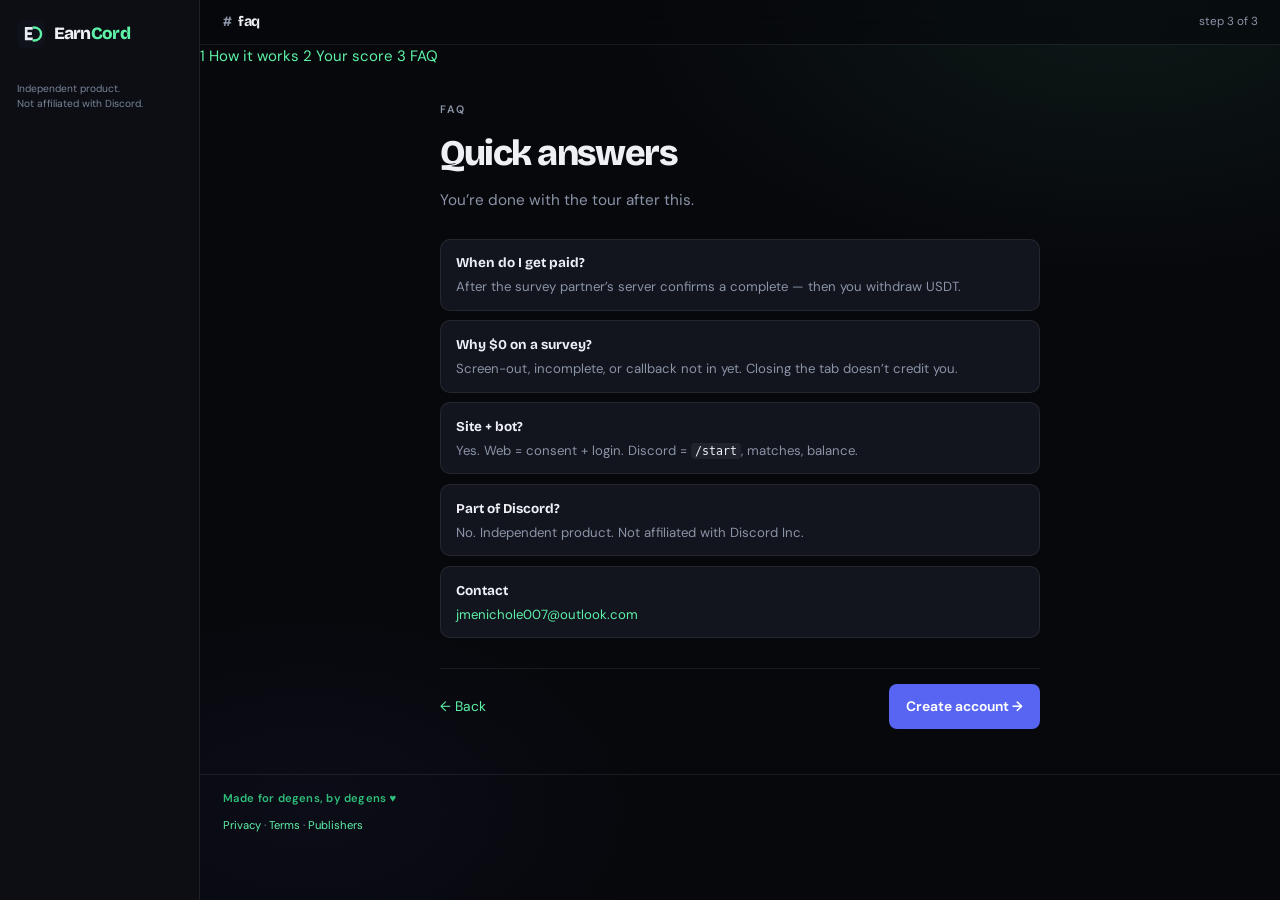
<file: docs/faq.html>
<!DOCTYPE html>
<html lang="en">
<head>
  <meta charset="utf-8" />
  <meta name="viewport" content="width=device-width, initial-scale=1" />
  <title>FAQ — EarnCord</title>
  <meta name="description" content="Short EarnCord FAQ." />
  <link rel="icon" href="../mark.svg" type="image/svg+xml" />
  <link rel="stylesheet" href="../styles.css" />
</head>
<body>
  <script>
    localStorage.setItem("earncord_tour_seen", "1");
  </script>
  <div class="app-shell">
    <aside class="rail" aria-label="EarnCord">
      <a class="rail-brand" href="../index.html" aria-label="EarnCord home">
        <svg class="rail-mark" viewBox="0 0 32 32" aria-hidden="true">
          <rect width="32" height="32" rx="8" fill="#0f121a"/>
          <path fill="#e8ebf2" d="M9 8h9v3h-6v3h5v3h-5v3h6v3H9z"/>
          <path fill="none" stroke="#5ef2a8" stroke-width="2.75" stroke-linecap="round" d="M19 8.5c5.2 0 8.5 3.2 8.5 7.5S24.2 23.5 19 23.5"/>
        </svg>
        <span class="full">Earn<em>Cord</em></span>
        <span class="short">E<em>C</em></span>
      </a>
      <p class="rail-footer">Independent product.<br />Not affiliated with Discord.</p>
    </aside>

    <div class="workspace">
      <header class="topbar">
        <div class="topbar-title"><span class="hash">#</span> faq</div>
        <div class="topbar-meta">step 3 of 3</div>
      </header>

      <nav class="guide-bar" aria-label="Guided tour">
        <a class="guide-step" href="how-it-works.html"><span class="guide-num">1</span> How it works</a>
        <a class="guide-step" href="surveyscore.html"><span class="guide-num">2</span> Your score</a>
        <a class="guide-step" href="faq.html" aria-current="page"><span class="guide-num">3</span> FAQ</a>
      </nav>

      <main class="docs-main page-wrap">
        <p class="docs-kicker">FAQ</p>
        <h1>Quick answers</h1>
        <p class="docs-lede">You’re done with the tour after this.</p>

        <div class="docs-blocks">
          <div class="docs-block">
            <strong>When do I get paid?</strong>
            <p>After the survey partner’s server confirms a complete — then you withdraw USDT.</p>
          </div>
          <div class="docs-block">
            <strong>Why $0 on a survey?</strong>
            <p>Screen-out, incomplete, or callback not in yet. Closing the tab doesn’t credit you.</p>
          </div>
          <div class="docs-block">
            <strong>Site + bot?</strong>
            <p>Yes. Web = consent + login. Discord = <code>/start</code>, matches, balance.</p>
          </div>
          <div class="docs-block">
            <strong>Part of Discord?</strong>
            <p>No. Independent product. Not affiliated with Discord Inc.</p>
          </div>
          <div class="docs-block">
            <strong>Contact</strong>
            <p><a href="mailto:jmenichole007@outlook.com">jmenichole007@outlook.com</a></p>
          </div>
        </div>

        <p class="docs-next">
          <a href="surveyscore.html">← Back</a>
          <a class="btn btn-connect" href="../index.html#login">Create account →</a>
        </p>
      </main>

      <footer class="site-footer">
        <p class="footer-degen"><a href="https://github.com/jmenichole/Portfolio" target="_blank" rel="noopener">Made for degens, by degens ♥</a></p>
        <p><a href="../privacy.html">Privacy</a> · <a href="../terms.html">Terms</a> · <a href="for-publishers.html">Publishers</a></p>
      </footer>
    </div>
  </div>
</body>
</html>
</file>
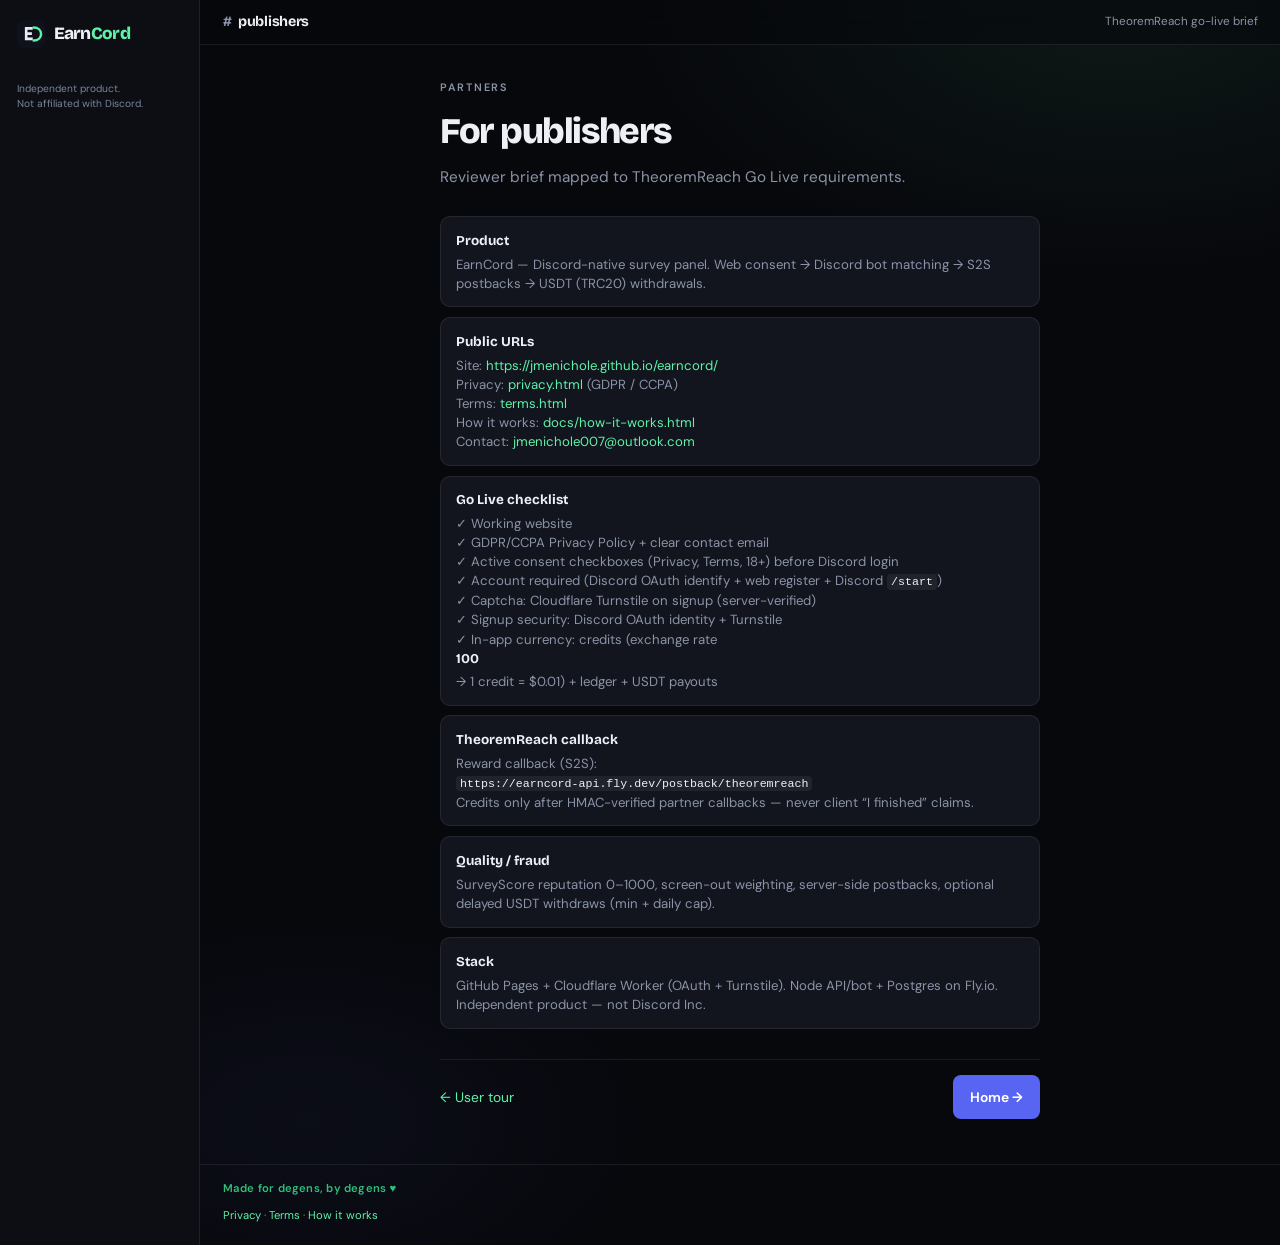
<file: docs/for-publishers.html>
<!DOCTYPE html>
<html lang="en">
<head>
  <meta charset="utf-8" />
  <meta name="viewport" content="width=device-width, initial-scale=1" />
  <title>For publishers — EarnCord</title>
  <meta name="description" content="EarnCord TheoremReach / partner go-live brief." />
  <link rel="icon" href="../mark.svg" type="image/svg+xml" />
  <link rel="stylesheet" href="../styles.css" />
</head>
<body>
  <div class="app-shell">
    <aside class="rail" aria-label="EarnCord">
      <a class="rail-brand" href="../index.html" aria-label="EarnCord home">
        <svg class="rail-mark" viewBox="0 0 32 32" aria-hidden="true">
          <rect width="32" height="32" rx="8" fill="#0f121a"/>
          <path fill="#e8ebf2" d="M9 8h9v3h-6v3h5v3h-5v3h6v3H9z"/>
          <path fill="none" stroke="#5ef2a8" stroke-width="2.75" stroke-linecap="round" d="M19 8.5c5.2 0 8.5 3.2 8.5 7.5S24.2 23.5 19 23.5"/>
        </svg>
        <span class="full">Earn<em>Cord</em></span>
        <span class="short">E<em>C</em></span>
      </a>
      <p class="rail-footer">Independent product.<br />Not affiliated with Discord.</p>
    </aside>

    <div class="workspace">
      <header class="topbar">
        <div class="topbar-title"><span class="hash">#</span> publishers</div>
        <div class="topbar-meta">TheoremReach go-live brief</div>
      </header>

      <main class="docs-main page-wrap">
        <p class="docs-kicker">Partners</p>
        <h1>For publishers</h1>
        <p class="docs-lede">Reviewer brief mapped to TheoremReach Go Live requirements.</p>

        <div class="docs-blocks">
          <div class="docs-block">
            <strong>Product</strong>
            <p>EarnCord — Discord-native survey panel. Web consent → Discord bot matching → S2S postbacks → USDT (TRC20) withdrawals.</p>
          </div>
          <div class="docs-block">
            <strong>Public URLs</strong>
            <p>
              Site: <a href="https://jmenichole.github.io/earncord/">https://jmenichole.github.io/earncord/</a><br />
              Privacy: <a href="../privacy.html">privacy.html</a> (GDPR / CCPA)<br />
              Terms: <a href="../terms.html">terms.html</a><br />
              How it works: <a href="how-it-works.html">docs/how-it-works.html</a><br />
              Contact: <a href="mailto:jmenichole007@outlook.com">jmenichole007@outlook.com</a>
            </p>
          </div>
          <div class="docs-block">
            <strong>Go Live checklist</strong>
            <p>
              ✓ Working website<br />
              ✓ GDPR/CCPA Privacy Policy + clear contact email<br />
              ✓ Active consent checkboxes (Privacy, Terms, 18+) before Discord login<br />
              ✓ Account required (Discord OAuth identify + web register + Discord <code>/start</code>)<br />
              ✓ Captcha: Cloudflare Turnstile on signup (server-verified)<br />
              ✓ Signup security: Discord OAuth identity + Turnstile<br />
              ✓ In-app currency: credits (exchange rate <strong>100</strong> → 1 credit = $0.01) + ledger + USDT payouts
            </p>
          </div>
          <div class="docs-block">
            <strong>TheoremReach callback</strong>
            <p>
              Reward callback (S2S):<br />
              <code>https://earncord-api.fly.dev/postback/theoremreach</code><br />
              Credits only after HMAC-verified partner callbacks — never client “I finished” claims.
            </p>
          </div>
          <div class="docs-block">
            <strong>Quality / fraud</strong>
            <p>SurveyScore reputation 0–1000, screen-out weighting, server-side postbacks, optional delayed USDT withdraws (min + daily cap).</p>
          </div>
          <div class="docs-block">
            <strong>Stack</strong>
            <p>GitHub Pages + Cloudflare Worker (OAuth + Turnstile). Node API/bot + Postgres on Fly.io. Independent product — not Discord Inc.</p>
          </div>
        </div>

        <p class="docs-next">
          <a href="how-it-works.html">← User tour</a>
          <a class="btn btn-connect" href="../index.html">Home →</a>
        </p>
      </main>

      <footer class="site-footer">
        <p class="footer-degen"><a href="https://github.com/jmenichole/Portfolio" target="_blank" rel="noopener">Made for degens, by degens ♥</a></p>
        <p><a href="../privacy.html">Privacy</a> · <a href="../terms.html">Terms</a> · <a href="how-it-works.html">How it works</a></p>
      </footer>
    </div>
  </div>
</body>
</html>
</file>
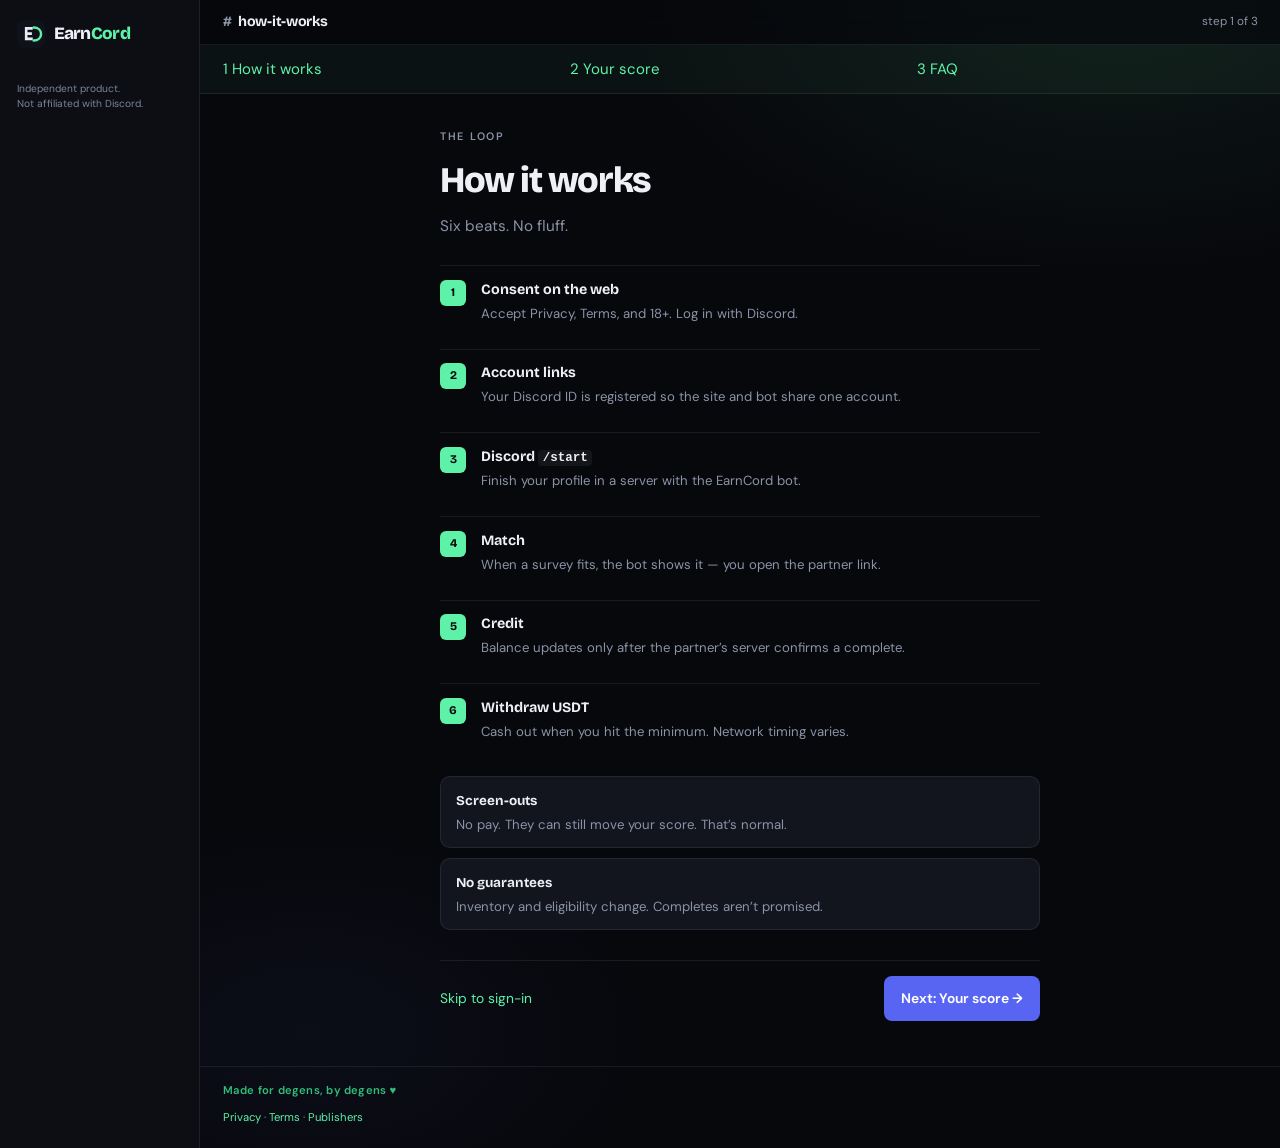
<file: docs/how-it-works.html>
<!DOCTYPE html>
<html lang="en">
<head>
  <meta charset="utf-8" />
  <meta name="viewport" content="width=device-width, initial-scale=1" />
  <title>How it works — EarnCord</title>
  <meta name="description" content="EarnCord in 6 short steps." />
  <link rel="icon" href="../mark.svg" type="image/svg+xml" />
  <link rel="stylesheet" href="../styles.css" />
</head>
<body>
  <script>
    localStorage.setItem("earncord_tour_seen", "1");
  </script>
  <div class="app-shell">
    <aside class="rail" aria-label="EarnCord">
      <a class="rail-brand" href="../index.html" aria-label="EarnCord home">
        <svg class="rail-mark" viewBox="0 0 32 32" aria-hidden="true">
          <rect width="32" height="32" rx="8" fill="#0f121a"/>
          <path fill="#e8ebf2" d="M9 8h9v3h-6v3h5v3h-5v3h6v3H9z"/>
          <path fill="none" stroke="#5ef2a8" stroke-width="2.75" stroke-linecap="round" d="M19 8.5c5.2 0 8.5 3.2 8.5 7.5S24.2 23.5 19 23.5"/>
        </svg>
        <span class="full">Earn<em>Cord</em></span>
        <span class="short">E<em>C</em></span>
      </a>
      <p class="rail-footer">Independent product.<br />Not affiliated with Discord.</p>
    </aside>

    <div class="workspace">
      <header class="topbar">
        <div class="topbar-title"><span class="hash">#</span> how-it-works</div>
        <div class="topbar-meta">step 1 of 3</div>
      </header>

      <nav class="tour-bar" aria-label="Guided tour">
        <a class="guide-step" href="how-it-works.html" aria-current="page"><span class="guide-num">1</span> How it works</a>
        <a class="guide-step" href="surveyscore.html"><span class="guide-num">2</span> Your score</a>
        <a class="guide-step" href="faq.html"><span class="guide-num">3</span> FAQ</a>
      </nav>

      <main class="docs-main page-wrap">
        <p class="docs-kicker">The loop</p>
        <h1>How it works</h1>
        <p class="docs-lede">Six beats. No fluff.</p>

        <ol class="docs-steps">
          <li>
            <strong>Consent on the web</strong>
            <span>Accept Privacy, Terms, and 18+. Log in with Discord.</span>
          </li>
          <li>
            <strong>Account links</strong>
            <span>Your Discord ID is registered so the site and bot share one account.</span>
          </li>
          <li>
            <strong>Discord <code>/start</code></strong>
            <span>Finish your profile in a server with the EarnCord bot.</span>
          </li>
          <li>
            <strong>Match</strong>
            <span>When a survey fits, the bot shows it — you open the partner link.</span>
          </li>
          <li>
            <strong>Credit</strong>
            <span>Balance updates only after the partner’s server confirms a complete.</span>
          </li>
          <li>
            <strong>Withdraw USDT</strong>
            <span>Cash out when you hit the minimum. Network timing varies.</span>
          </li>
        </ol>

        <div class="docs-blocks">
          <div class="docs-block">
            <strong>Screen-outs</strong>
            <p>No pay. They can still move your score. That’s normal.</p>
          </div>
          <div class="docs-block">
            <strong>No guarantees</strong>
            <p>Inventory and eligibility change. Completes aren’t promised.</p>
          </div>
        </div>

        <p class="docs-next">
          <a href="../index.html#login">Skip to sign-in</a>
          <a class="btn btn-connect" href="surveyscore.html">Next: Your score →</a>
        </p>
      </main>

      <footer class="site-footer">
        <p class="footer-degen"><a href="https://github.com/jmenichole/Portfolio" target="_blank" rel="noopener">Made for degens, by degens ♥</a></p>
        <p><a href="../privacy.html">Privacy</a> · <a href="../terms.html">Terms</a> · <a href="for-publishers.html">Publishers</a></p>
      </footer>
    </div>
  </div>
</body>
</html>
</file>
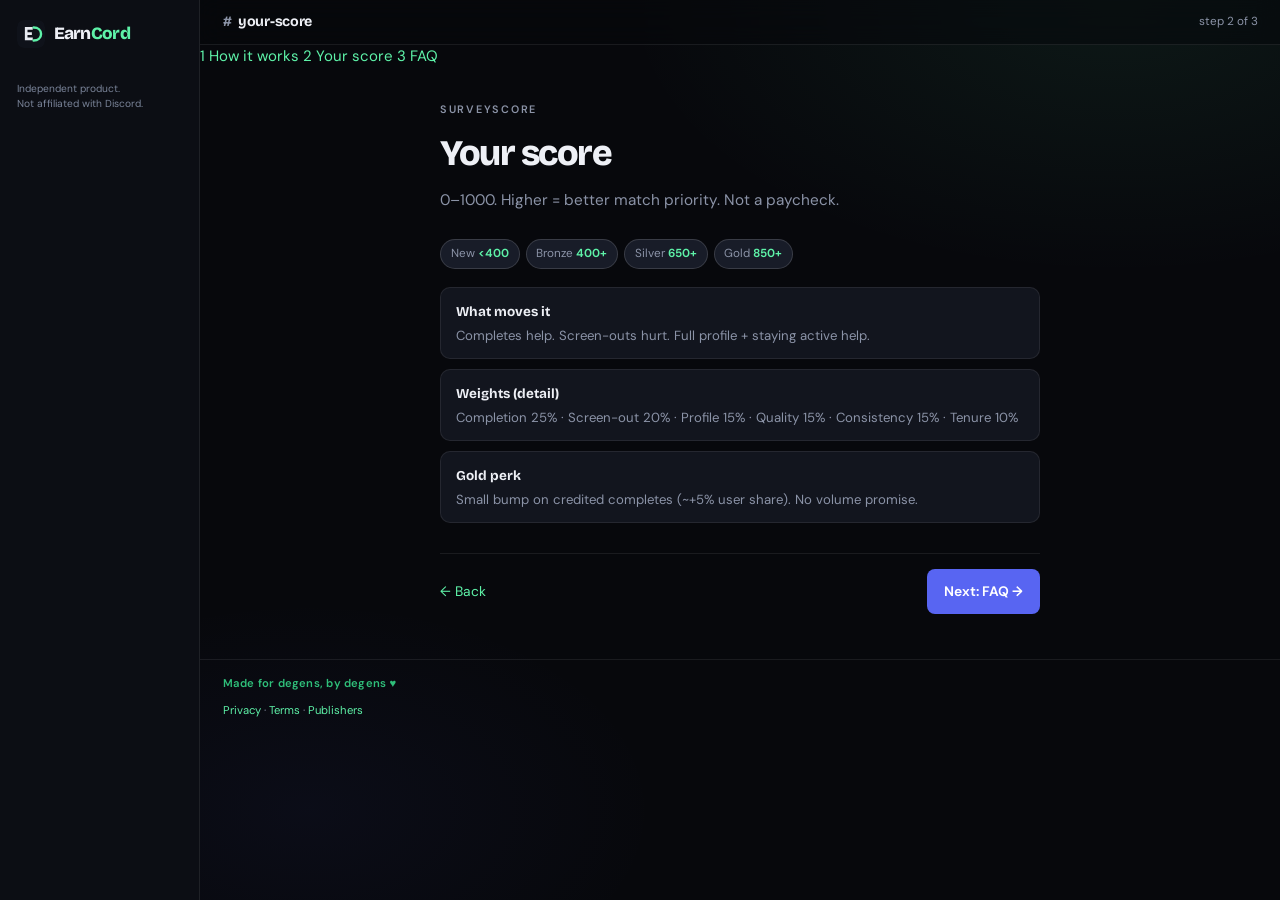
<file: docs/surveyscore.html>
<!DOCTYPE html>
<html lang="en">
<head>
  <meta charset="utf-8" />
  <meta name="viewport" content="width=device-width, initial-scale=1" />
  <title>Your score — EarnCord</title>
  <meta name="description" content="SurveyScore: 0–1000 reputation in EarnCord." />
  <link rel="icon" href="../mark.svg" type="image/svg+xml" />
  <link rel="stylesheet" href="../styles.css" />
</head>
<body>
  <script>
    localStorage.setItem("earncord_tour_seen", "1");
  </script>
  <div class="app-shell">
    <aside class="rail" aria-label="EarnCord">
      <a class="rail-brand" href="../index.html" aria-label="EarnCord home">
        <svg class="rail-mark" viewBox="0 0 32 32" aria-hidden="true">
          <rect width="32" height="32" rx="8" fill="#0f121a"/>
          <path fill="#e8ebf2" d="M9 8h9v3h-6v3h5v3h-5v3h6v3H9z"/>
          <path fill="none" stroke="#5ef2a8" stroke-width="2.75" stroke-linecap="round" d="M19 8.5c5.2 0 8.5 3.2 8.5 7.5S24.2 23.5 19 23.5"/>
        </svg>
        <span class="full">Earn<em>Cord</em></span>
        <span class="short">E<em>C</em></span>
      </a>
      <p class="rail-footer">Independent product.<br />Not affiliated with Discord.</p>
    </aside>

    <div class="workspace">
      <header class="topbar">
        <div class="topbar-title"><span class="hash">#</span> your-score</div>
        <div class="topbar-meta">step 2 of 3</div>
      </header>

      <nav class="guide-bar" aria-label="Guided tour">
        <a class="guide-step" href="how-it-works.html"><span class="guide-num">1</span> How it works</a>
        <a class="guide-step" href="surveyscore.html" aria-current="page"><span class="guide-num">2</span> Your score</a>
        <a class="guide-step" href="faq.html"><span class="guide-num">3</span> FAQ</a>
      </nav>

      <main class="docs-main page-wrap">
        <p class="docs-kicker">SurveyScore</p>
        <h1>Your score</h1>
        <p class="docs-lede">0–1000. Higher = better match priority. Not a paycheck.</p>

        <div class="docs-pill-row">
          <span class="docs-pill">New <em>&lt;400</em></span>
          <span class="docs-pill">Bronze <em>400+</em></span>
          <span class="docs-pill">Silver <em>650+</em></span>
          <span class="docs-pill">Gold <em>850+</em></span>
        </div>

        <div class="docs-blocks">
          <div class="docs-block">
            <strong>What moves it</strong>
            <p>Completes help. Screen-outs hurt. Full profile + staying active help.</p>
          </div>
          <div class="docs-block">
            <strong>Weights (detail)</strong>
            <p>Completion 25% · Screen-out 20% · Profile 15% · Quality 15% · Consistency 15% · Tenure 10%</p>
          </div>
          <div class="docs-block">
            <strong>Gold perk</strong>
            <p>Small bump on credited completes (~+5% user share). No volume promise.</p>
          </div>
        </div>

        <p class="docs-next">
          <a href="how-it-works.html">← Back</a>
          <a class="btn btn-connect" href="faq.html">Next: FAQ →</a>
        </p>
      </main>

      <footer class="site-footer">
        <p class="footer-degen"><a href="https://github.com/jmenichole/Portfolio" target="_blank" rel="noopener">Made for degens, by degens ♥</a></p>
        <p><a href="../privacy.html">Privacy</a> · <a href="../terms.html">Terms</a> · <a href="for-publishers.html">Publishers</a></p>
      </footer>
    </div>
  </div>
</body>
</html>
</file>
<file: styles.css>
@import url("https://fonts.googleapis.com/css2?family=Bricolage+Grotesque:opsz,wght@12..96,600;12..96,700;12..96,800&family=DM+Sans:ital,opsz,wght@0,9..40,400;0,9..40,500;0,9..40,600;1,9..40,400&display=swap");

:root {
  --ink: #07080c;
  --rail: #0c0e14;
  --surface: #12151e;
  --surface-2: #181c28;
  --text: #eef0f6;
  --muted: #8b93a7;
  --line: rgba(255, 255, 255, 0.08);
  --line-strong: rgba(255, 255, 255, 0.14);
  --mint: #5ef2a8;
  --mint-dim: #2fbf7a;
  --connect: #5865f2;
  --danger: #ff7b86;
  --font-display: "Bricolage Grotesque", sans-serif;
  --font-body: "DM Sans", sans-serif;
  --ease: cubic-bezier(0.22, 1, 0.36, 1);
}

* {
  box-sizing: border-box;
}

[hidden] {
  display: none !important;
}

html,
body {
  margin: 0;
  min-height: 100%;
  background: var(--ink);
  color: var(--text);
  font-family: var(--font-body);
  font-size: 15px;
  line-height: 1.5;
  -webkit-font-smoothing: antialiased;
}

body::after {
  content: "";
  position: fixed;
  inset: 0;
  pointer-events: none;
  z-index: 0;
  opacity: 0.45;
  background-image:
    linear-gradient(rgba(255, 255, 255, 0.025) 1px, transparent 1px),
    linear-gradient(90deg, rgba(255, 255, 255, 0.025) 1px, transparent 1px);
  background-size: 48px 48px;
  mask-image: radial-gradient(ellipse 80% 70% at 50% 40%, #000 20%, transparent 75%);
}

body::before {
  content: "";
  position: fixed;
  inset: 0;
  pointer-events: none;
  opacity: 0.35;
  z-index: 0;
  background-image: url("data:image/svg+xml,%3Csvg viewBox='0 0 256 256' xmlns='http://www.w3.org/2000/svg'%3E%3Cfilter id='n'%3E%3CfeTurbulence type='fractalNoise' baseFrequency='0.85' numOctaves='4' stitchTiles='stitch'/%3E%3C/filter%3E%3Crect width='100%25' height='100%25' filter='url(%23n)'/%3E%3C/svg%3E");
  mix-blend-mode: overlay;
}

a {
  color: var(--mint);
  text-decoration: none;
}

a:hover {
  color: #9affc9;
}

.app-shell {
  position: relative;
  z-index: 1;
  min-height: 100vh;
  display: grid;
  grid-template-columns: 56px minmax(0, 1fr);
}

@media (min-width: 900px) {
  .app-shell {
    grid-template-columns: 200px minmax(0, 1fr);
  }
}

.rail {
  background: var(--rail);
  border-right: 1px solid var(--line);
  display: flex;
  flex-direction: column;
  padding: 1rem 0.7rem;
  gap: 1.25rem;
}

.rail-brand {
  display: flex;
  align-items: center;
  gap: 0.55rem;
  padding: 0.35rem 0.45rem;
  color: var(--text);
  text-decoration: none;
  font-family: var(--font-display);
  font-weight: 800;
  font-size: 1.15rem;
  letter-spacing: -0.04em;
}

.rail-mark {
  width: 28px;
  height: 28px;
  border-radius: 7px;
  flex-shrink: 0;
  display: block;
  transition: transform 200ms var(--ease), filter 200ms var(--ease);
}

.rail-brand:hover .rail-mark {
  transform: scale(1.04);
  filter: drop-shadow(0 0 8px rgba(94, 242, 168, 0.35));
}

.rail-brand:hover {
  color: var(--text);
}

.rail-brand em {
  font-style: normal;
  color: var(--mint);
}

.rail-brand .short {
  display: none;
}

@media (max-width: 899px) {
  .rail-brand {
    justify-content: center;
    font-size: 1rem;
    padding: 0.25rem;
  }

  .rail-brand .full,
  .rail-brand .short {
    display: none;
  }

  .rail-mark {
    display: block;
    width: 32px;
    height: 32px;
  }

  .rail-nav span.label,
  .rail-footer {
    display: none;
  }

  .rail-nav a {
    justify-content: center;
    padding: 0.55rem;
  }

  .rail-nav .hash {
    color: #c5ccd8;
    font-size: 0.95rem;
  }
}

.rail-nav {
  display: flex;
  flex-direction: column;
  gap: 0.15rem;
  flex: 1;
}

.rail-nav a {
  display: flex;
  align-items: center;
  gap: 0.55rem;
  padding: 0.5rem 0.6rem;
  border-radius: 6px;
  color: #c5ccd8;
  font-size: 0.88rem;
  font-weight: 500;
  text-decoration: none;
  transition: background 160ms var(--ease), color 160ms var(--ease);
}

.rail-nav a:hover {
  background: rgba(255, 255, 255, 0.07);
  color: var(--text);
}

.rail-nav a[aria-current="page"] {
  background: rgba(94, 242, 168, 0.14);
  color: var(--mint);
  font-weight: 600;
}

.rail-nav .hash {
  color: #8f98ab;
  font-weight: 600;
}

.rail-nav a:hover .hash {
  color: #a8b0c0;
}

.rail-nav a[aria-current="page"] .hash {
  color: var(--mint-dim);
}

.rail-nav .label {
  color: inherit;
}

.rail-footer {
  font-size: 0.68rem;
  line-height: 1.4;
  color: #7a8499;
  padding: 0 0.45rem;
}

.workspace {
  display: flex;
  flex-direction: column;
  min-width: 0;
  background:
    radial-gradient(900px 500px at 85% 0%, rgba(94, 242, 168, 0.07), transparent 55%),
    radial-gradient(700px 420px at 10% 90%, rgba(88, 101, 242, 0.05), transparent 50%),
    var(--ink);
}

.topbar {
  display: flex;
  align-items: center;
  justify-content: space-between;
  padding: 0.75rem 1.5rem;
  border-bottom: 1px solid var(--line);
  background: rgba(7, 8, 12, 0.55);
  backdrop-filter: blur(12px);
}

.topbar-title {
  display: flex;
  align-items: baseline;
  gap: 0.45rem;
  font-family: var(--font-display);
  font-weight: 700;
  font-size: 0.95rem;
  letter-spacing: -0.02em;
}

.topbar-title .hash {
  color: var(--muted);
  font-weight: 600;
}

.topbar-meta {
  color: var(--muted);
  font-size: 0.78rem;
}

.stage {
  flex: 1;
  display: grid;
  align-items: center;
  gap: 2.5rem;
  padding: clamp(2rem, 5vw, 4rem) clamp(1.25rem, 4vw, 3.5rem);
}

@media (min-width: 900px) {
  .stage {
    grid-template-columns: 1.1fr 0.9fr;
    gap: 3.5rem;
    max-width: 1100px;
  }
}

.pitch {
  max-width: 34rem;
  animation: rise 700ms var(--ease) both;
}

.pitch .kicker {
  margin: 0 0 1rem;
  font-size: 0.72rem;
  font-weight: 600;
  letter-spacing: 0.16em;
  text-transform: uppercase;
  color: var(--mint-dim);
}

.pitch h1 {
  margin: 0;
  font-family: var(--font-display);
  font-weight: 800;
  font-size: clamp(2.4rem, 5.5vw, 3.75rem);
  line-height: 0.98;
  letter-spacing: -0.045em;
}

.pitch h1 span {
  display: block;
  color: var(--muted);
  font-weight: 650;
}

.pitch .lede {
  margin: 1.15rem 0 0;
  color: var(--muted);
  font-size: 1.02rem;
  max-width: 32ch;
  line-height: 1.55;
}

.pitch-points {
  list-style: none;
  margin: 1.75rem 0 0;
  padding: 0;
  display: grid;
  gap: 0.65rem;
}

.pitch-points li {
  display: grid;
  grid-template-columns: 4.5rem 1fr;
  gap: 0.75rem;
  align-items: baseline;
  padding-top: 0.65rem;
  border-top: 1px solid var(--line);
  font-size: 0.9rem;
  animation: rise 600ms var(--ease) both;
}

.pitch-points li:nth-child(1) { animation-delay: 120ms; }
.pitch-points li:nth-child(2) { animation-delay: 200ms; }
.pitch-points li:nth-child(3) { animation-delay: 280ms; }

.pitch-points strong {
  font-family: var(--font-display);
  font-size: 0.72rem;
  letter-spacing: 0.08em;
  text-transform: uppercase;
  color: var(--mint);
  font-weight: 700;
}

.pitch-points span {
  color: var(--muted);
}

.auth-panel {
  position: relative;
  background: var(--surface);
  border: 1px solid var(--line-strong);
  border-radius: 14px;
  padding: 1.5rem 1.35rem 1.35rem;
  box-shadow:
    0 0 0 1px rgba(0, 0, 0, 0.4),
    0 30px 80px rgba(0, 0, 0, 0.45);
  animation: rise 700ms var(--ease) 80ms both;
  overflow: hidden;
}

.auth-panel::before {
  content: "";
  position: absolute;
  top: 0;
  left: 0;
  right: 0;
  height: 2px;
  background: linear-gradient(90deg, transparent, var(--mint), transparent);
  opacity: 0.65;
}

.auth-panel h2 {
  margin: 0;
  font-family: var(--font-display);
  font-size: 1.2rem;
  font-weight: 700;
  letter-spacing: -0.03em;
}

.auth-panel .login-lead {
  margin: 0.35rem 0 1.15rem;
  color: var(--muted);
  font-size: 0.86rem;
}

.check {
  display: flex;
  gap: 0.7rem;
  align-items: flex-start;
  margin: 0;
  padding: 0.7rem 0;
  border-top: 1px solid var(--line);
  color: var(--muted);
  font-size: 0.86rem;
  cursor: pointer;
}

.check:last-of-type {
  border-bottom: 1px solid var(--line);
  margin-bottom: 0.85rem;
}

.check input {
  margin-top: 0.15rem;
  width: 1rem;
  height: 1rem;
  accent-color: var(--mint);
  flex-shrink: 0;
}

.check:has(input:checked) {
  color: var(--text);
}

.btn {
  display: inline-flex;
  align-items: center;
  justify-content: center;
  gap: 0.5rem;
  border: 0;
  border-radius: 8px;
  padding: 0.8rem 1rem;
  font: inherit;
  font-weight: 650;
  font-size: 0.92rem;
  cursor: pointer;
  width: 100%;
  transition: transform 160ms var(--ease), filter 160ms var(--ease), opacity 160ms;
}

.btn:disabled {
  opacity: 0.35;
  cursor: not-allowed;
}

.btn-connect {
  background: var(--connect);
  color: #fff;
}

.btn-connect:hover:not(:disabled) {
  filter: brightness(1.08);
  transform: translateY(-1px);
  box-shadow: 0 8px 24px rgba(88, 101, 242, 0.35);
}

.btn-icon {
  width: 1.15rem;
  height: 1.15rem;
  flex-shrink: 0;
}

.btn-ghost {
  background: transparent;
  color: var(--muted);
  border: 1px solid var(--line-strong);
  width: auto;
  padding: 0.5rem 0.85rem;
}

.btn-ghost:hover {
  color: var(--text);
}

.login-error {
  margin: 0.7rem 0 0;
  color: var(--danger);
  font-size: 0.84rem;
}

.login-authed {
  display: flex;
  gap: 0.85rem;
  align-items: center;
  padding: 0.25rem 0 0.5rem;
}

.login-hello {
  margin: 0;
  font-weight: 600;
}

.login-hello + .support {
  margin: 0.2rem 0 0;
  font-size: 0.86rem;
}

.account-avatar {
  border-radius: 50%;
  background: var(--surface-2);
  border: 1px solid var(--line-strong);
}

.site-footer {
  padding: 1rem 1.5rem 1.5rem;
  border-top: 1px solid var(--line);
  color: var(--muted);
  font-size: 0.75rem;
  display: flex;
  flex-wrap: wrap;
  gap: 0.5rem 1.25rem;
  align-items: baseline;
}

.site-footer p {
  margin: 0;
}

.footer-degen {
  width: 100%;
  margin-bottom: 0.15rem !important;
}

.footer-degen a {
  color: var(--mint-dim);
  font-weight: 600;
  letter-spacing: 0.02em;
  text-decoration: none;
}

.footer-degen a:hover {
  color: var(--mint);
  text-decoration: underline;
}

.page-wrap {
  width: min(720px, calc(100% - 2.5rem));
  margin: 0 auto;
  padding: 2.25rem 0 3rem;
  animation: rise 600ms var(--ease) both;
}

.legal h1,
.account-main h1 {
  margin: 0 0 0.4rem;
  font-family: var(--font-display);
  font-size: clamp(1.8rem, 4vw, 2.4rem);
  font-weight: 800;
  letter-spacing: -0.04em;
}

.legal .meta,
.account-status {
  color: var(--muted);
  margin: 0 0 1.75rem;
  font-size: 0.9rem;
}

.legal h2 {
  margin: 1.75rem 0 0.4rem;
  font-family: var(--font-display);
  font-size: 1rem;
  letter-spacing: -0.02em;
}

.legal p,
.legal ul {
  color: var(--muted);
}

.account-card {
  display: grid;
  grid-template-columns: auto 1fr auto;
  gap: 1rem 1.15rem;
  align-items: center;
  background: var(--surface);
  border: 1px solid var(--line-strong);
  border-radius: 14px;
  padding: 1.35rem;
}

.account-name {
  margin: 0;
  font-family: var(--font-display);
  font-size: 1.15rem;
  font-weight: 700;
}

.account-meta {
  margin: 0.15rem 0 0;
  color: var(--muted);
  font-size: 0.88rem;
}

.account-note {
  grid-column: 1 / -1;
  margin: 0;
  color: var(--muted);
  font-size: 0.86rem;
  border-top: 1px solid var(--line);
  padding-top: 0.9rem;
}

.account-next {
  grid-column: 1 / -1;
  list-style: none;
  margin: 0;
  padding: 0.9rem 0 0;
  border-top: 1px solid var(--line);
  display: grid;
  gap: 0.55rem;
}

.account-next li {
  display: flex;
  align-items: flex-start;
  gap: 0.65rem;
  color: var(--muted);
  font-size: 0.88rem;
  line-height: 1.4;
}

.account-next strong {
  color: var(--text);
  font-weight: 650;
}

.account-next-num {
  flex-shrink: 0;
  width: 1.4rem;
  height: 1.4rem;
  border-radius: 6px;
  display: grid;
  place-items: center;
  font-family: var(--font-display);
  font-size: 0.72rem;
  font-weight: 800;
  background: var(--mint);
  color: var(--ink);
}

.guide-cta-account {
  grid-column: 1 / -1;
  margin-top: 0.85rem;
  width: 100%;
}

.register-status {
  grid-column: 1 / -1;
  margin: 0;
  font-size: 0.9rem;
  line-height: 1.45;
  padding: 0.75rem 0.9rem;
  border-radius: 10px;
  border: 1px solid var(--line);
  background: rgba(255, 255, 255, 0.03);
}

.register-status.is-success {
  color: #5ef2a8;
  border-color: rgba(94, 242, 168, 0.35);
  background: rgba(94, 242, 168, 0.08);
}

.register-status.is-error {
  color: #ff8f8f;
  border-color: rgba(255, 143, 143, 0.35);
  background: rgba(255, 143, 143, 0.08);
}

.register-status.is-skipped {
  color: var(--muted);
}

@media (max-width: 560px) {
  .account-card {
    grid-template-columns: auto 1fr;
  }

  .account-card .btn-ghost {
    grid-column: 1 / -1;
  }

  .pitch-points li {
    grid-template-columns: 1fr;
    gap: 0.2rem;
  }
}

@keyframes rise {
  from {
    opacity: 0;
    transform: translateY(12px);
  }
  to {
    opacity: 1;
    transform: none;
  }
}

.site-header {
  display: none;
}

.eyebrow {
  margin: 0 0 0.5rem;
  color: var(--mint);
  text-transform: uppercase;
  letter-spacing: 0.12em;
  font-size: 0.72rem;
  font-weight: 700;
}

/* Docs prose */
.docs-toc {
  display: flex;
  flex-wrap: wrap;
  gap: 0.35rem 0.85rem;
  padding: 0.65rem 1.5rem;
  border-bottom: 1px solid var(--line);
  background: rgba(7, 8, 12, 0.35);
}

.docs-toc a {
  color: var(--muted);
  font-size: 0.82rem;
  font-weight: 500;
  text-decoration: none;
}

.docs-toc a:hover {
  color: var(--text);
}

.docs-toc a[aria-current="page"] {
  color: var(--mint);
  font-weight: 600;
}

.docs-main {
  max-width: 40rem;
}

.docs-main h1 {
  margin: 0 0 0.5rem;
  font-family: var(--font-display);
  font-size: clamp(1.8rem, 4vw, 2.4rem);
  font-weight: 800;
  letter-spacing: -0.04em;
}

.docs-kicker {
  margin: 0 0 0.65rem;
  font-size: 0.72rem;
  font-weight: 600;
  letter-spacing: 0.16em;
  text-transform: uppercase;
  color: var(--mint-dim);
}

.docs-lede {
  margin: 0 0 1.75rem;
  color: var(--muted);
  font-size: 1.02rem;
  line-height: 1.55;
}

.docs-main h2 {
  margin: 1.85rem 0 0.45rem;
  font-family: var(--font-display);
  font-size: 1.05rem;
  letter-spacing: -0.02em;
}

.docs-main p,
.docs-main li {
  color: var(--muted);
}

.docs-main ul {
  padding-left: 1.15rem;
}

.docs-main code {
  font-size: 0.88em;
  padding: 0.1em 0.35em;
  border-radius: 4px;
  background: rgba(255, 255, 255, 0.06);
  color: var(--text);
}

.docs-cards {
  display: grid;
  gap: 0.75rem;
  margin: 0 0 2rem;
}

@media (min-width: 640px) {
  .docs-cards {
    grid-template-columns: 1fr 1fr;
  }
}

.docs-card {
  display: flex;
  flex-direction: column;
  gap: 0.35rem;
  padding: 1rem 1.1rem;
  border: 1px solid var(--line-strong);
  border-radius: 10px;
  background: var(--surface);
  color: inherit;
  text-decoration: none;
  transition: border-color 160ms var(--ease), transform 160ms var(--ease);
}

.docs-card:hover {
  border-color: rgba(94, 242, 168, 0.35);
  color: inherit;
  transform: translateY(-1px);
}

.docs-card strong {
  font-family: var(--font-display);
  font-size: 1rem;
  color: var(--text);
}

.docs-card span {
  color: var(--muted);
  font-size: 0.86rem;
  line-height: 1.45;
}

.docs-steps {
  list-style: none;
  margin: 0 0 1.5rem;
  padding: 0;
  counter-reset: step;
  display: grid;
  gap: 0.85rem;
}

.docs-steps li {
  counter-increment: step;
  display: grid;
  gap: 0.25rem;
  padding: 0.85rem 0 0.85rem 2.75rem;
  border-top: 1px solid var(--line);
  position: relative;
}

.docs-steps li::before {
  content: counter(step);
  position: absolute;
  left: 0;
  top: 0.9rem;
  width: 1.75rem;
  height: 1.75rem;
  border-radius: 6px;
  display: grid;
  place-items: center;
  font-family: var(--font-display);
  font-size: 0.78rem;
  font-weight: 700;
  color: var(--ink);
  background: var(--mint);
}

.docs-steps strong {
  color: var(--text);
  font-family: var(--font-display);
  font-size: 0.95rem;
}

.docs-steps span {
  color: var(--muted);
  font-size: 0.88rem;
  line-height: 1.45;
}

.docs-table {
  width: 100%;
  border-collapse: collapse;
  margin: 0.75rem 0 1.25rem;
  font-size: 0.88rem;
}

.docs-table th,
.docs-table td {
  text-align: left;
  padding: 0.55rem 0.65rem;
  border-bottom: 1px solid var(--line);
  color: var(--muted);
  vertical-align: top;
}

.docs-table th {
  color: var(--text);
  font-family: var(--font-display);
  font-weight: 700;
  font-size: 0.78rem;
  letter-spacing: 0.04em;
  text-transform: uppercase;
}

.docs-table td:nth-child(2) {
  white-space: nowrap;
  color: var(--mint);
  font-weight: 600;
}

.docs-faq section {
  padding: 1rem 0;
  border-top: 1px solid var(--line);
}

.docs-faq h2 {
  margin: 0 0 0.35rem;
  font-size: 1rem;
}

.docs-faq p {
  margin: 0;
}

.docs-next {
  margin: 2rem 0 0;
  padding-top: 1rem;
  border-top: 1px solid var(--line);
  font-size: 0.92rem;
  display: flex;
  flex-wrap: wrap;
  gap: 0.75rem 1.25rem;
  align-items: center;
  justify-content: space-between;
}

.docs-next .btn {
  width: auto;
  margin-top: 0;
  padding-inline: 1.15rem;
}

/* Guided tour */
.guide-cta {
  display: inline-flex;
  align-items: center;
  justify-content: center;
  gap: 0.5rem;
  margin-top: 1.35rem;
  min-width: min(100%, 18rem);
  padding: 1rem 1.4rem;
  border-radius: 8px;
  background: var(--mint);
  color: var(--ink) !important;
  font-family: var(--font-display);
  font-weight: 800;
  font-size: 1.05rem;
  letter-spacing: -0.02em;
  text-decoration: none !important;
  box-shadow: 0 8px 28px rgba(94, 242, 168, 0.25);
  transition: transform 160ms var(--ease), filter 160ms var(--ease);
}

.guide-cta:hover {
  filter: brightness(1.05);
  transform: translateY(-1px);
  color: var(--ink) !important;
}

.guide-cta-sub {
  margin: 0.65rem 0 0;
  font-size: 0.82rem;
  color: var(--muted);
}

.guide-cta-sub a {
  color: var(--mint-dim);
}

.tour-bar {
  display: grid;
  grid-template-columns: repeat(3, 1fr);
  gap: 0.4rem;
  padding: 0.85rem 1.5rem;
  border-bottom: 1px solid var(--line);
  background: rgba(94, 242, 168, 0.04);
}

@media (max-width: 560px) {
  .tour-bar {
    grid-template-columns: 1fr;
  }
}

.tour-step {
  display: flex;
  align-items: center;
  gap: 0.55rem;
  padding: 0.55rem 0.7rem;
  border-radius: 8px;
  border: 1px solid transparent;
  color: var(--muted);
  text-decoration: none;
  font-size: 0.82rem;
  font-weight: 500;
  transition: background 160ms var(--ease), border-color 160ms var(--ease), color 160ms var(--ease);
}

.tour-step:hover {
  color: var(--text);
  background: rgba(255, 255, 255, 0.04);
  text-decoration: none;
}

.tour-step[aria-current="page"] {
  color: var(--text);
  border-color: rgba(94, 242, 168, 0.4);
  background: rgba(94, 242, 168, 0.1);
  font-weight: 650;
}

.tour-num {
  width: 1.5rem;
  height: 1.5rem;
  border-radius: 50%;
  display: grid;
  place-items: center;
  flex-shrink: 0;
  font-family: var(--font-display);
  font-size: 0.72rem;
  font-weight: 800;
  background: rgba(255, 255, 255, 0.08);
  color: var(--muted);
}

.tour-step[aria-current="page"] .tour-num {
  background: var(--mint);
  color: var(--ink);
}

.docs-blocks {
  display: grid;
  gap: 0.65rem;
  margin: 0 0 1.5rem;
}

.docs-block {
  padding: 0.9rem 1rem;
  border: 1px solid var(--line);
  border-radius: 10px;
  background: var(--surface);
}

.docs-block strong {
  display: block;
  margin-bottom: 0.25rem;
  font-family: var(--font-display);
  font-size: 0.9rem;
  color: var(--text);
}

.docs-block p,
.docs-block span {
  margin: 0;
  color: var(--muted);
  font-size: 0.88rem;
  line-height: 1.45;
}

.docs-pill-row {
  display: flex;
  flex-wrap: wrap;
  gap: 0.4rem;
  margin: 0.75rem 0 1.25rem;
}

.docs-pill {
  padding: 0.35rem 0.65rem;
  border-radius: 999px;
  border: 1px solid var(--line-strong);
  font-size: 0.78rem;
  color: var(--muted);
  background: var(--panel-2, var(--surface-2));
}

.docs-pill em {
  font-style: normal;
  color: var(--mint);
  font-weight: 650;
}

.login-guide {
  margin: 0 0 1rem;
  padding: 0.75rem 0.85rem;
  border-radius: 8px;
  border: 1px dashed rgba(94, 242, 168, 0.45);
  background: rgba(94, 242, 168, 0.08);
  font-size: 0.86rem;
  color: var(--text);
}

.login-security {
  margin: 0.85rem 0 0.65rem;
  font-size: 0.8rem;
  color: var(--muted);
  line-height: 1.4;
}

.cf-turnstile {
  margin: 0 0 0.85rem;
}

.login-guide a {
  font-weight: 650;
}

/* Hub home */
.hub-title {
  margin: 0 0 0.4rem;
  font-family: var(--font-display);
  font-size: clamp(1.8rem, 4vw, 2.4rem);
  font-weight: 800;
  letter-spacing: -0.04em;
}

.hub-lede {
  color: var(--muted);
  margin: 0 0 1.75rem;
  font-size: 0.9rem;
}

.hub-tour-tip {
  margin: 0 0 1.5rem;
  padding: 0.85rem 1rem;
  border-radius: 10px;
  border: 1px dashed rgba(94, 242, 168, 0.45);
  background: rgba(94, 242, 168, 0.08);
}

.hub-tour-copy {
  margin: 0 0 0.75rem;
  font-size: 0.88rem;
  color: var(--text);
}

.hub-tour-actions {
  display: flex;
  flex-wrap: wrap;
  gap: 0.55rem;
}

.hub-tour-start {
  width: auto;
  padding-inline: 1rem;
}

.hub-tour-actions .btn-ghost {
  width: auto;
}

.hub-checklist-step.is-done {
  border-color: rgba(94, 242, 168, 0.35);
  background: rgba(94, 242, 168, 0.06);
}

.hub-checklist-head {
  display: flex;
  align-items: center;
  gap: 0.65rem;
  margin-bottom: 0.35rem;
}

.hub-checklist-head strong {
  margin: 0;
}

.hub-checklist-mark {
  flex-shrink: 0;
  width: 1.4rem;
  height: 1.4rem;
  border-radius: 6px;
  display: grid;
  place-items: center;
  font-family: var(--font-display);
  font-size: 0.72rem;
  font-weight: 800;
  background: rgba(255, 255, 255, 0.08);
  color: var(--muted);
}

.hub-checklist-step.is-done .hub-checklist-mark {
  background: var(--mint);
  color: var(--ink);
}

.hub-checklist-copy {
  margin: 0.5rem 0 0;
  color: var(--muted);
  font-size: 0.88rem;
}

.hub-checklist-copy code {
  color: var(--mint);
  font-size: 0.86rem;
}

.hub-checklist-btn {
  margin-top: 0.75rem;
  width: auto;
  display: inline-flex;
}

.hub-preview {
  margin-top: 1.5rem;
}

.hub-stat,
.hub-stat-value {
  display: block;
  margin-top: 0.35rem;
  font-family: var(--font-display);
  font-size: 1.35rem;
  font-weight: 700;
  color: var(--text);
  letter-spacing: -0.03em;
}

.hub-stats {
  margin-bottom: 1.25rem;
}

.hub-stat-card .hub-stat-value {
  font-size: clamp(1.5rem, 4vw, 1.85rem);
}

.hub-actions {
  display: grid;
  gap: 0.65rem;
  margin-bottom: 1.25rem;
}

.hub-action-secondary {
  justify-self: start;
}

.hub-discord-note p {
  margin: 0.25rem 0 0;
}

.hub-error {
  color: var(--danger);
}

/* Hub secondary pages */
.hub-list {
  display: grid;
  gap: 0.65rem;
}

.hub-list-row {
  display: flex;
  align-items: center;
  justify-content: space-between;
  gap: 1rem;
}

.hub-amount {
  color: var(--mint) !important;
  font-family: var(--font-display);
  font-size: 1rem !important;
  font-weight: 700;
  white-space: nowrap;
}

.hub-amount.is-withdrawal {
  color: #c5ccd8 !important;
}

.hub-empty {
  text-align: center;
  padding: 1.3rem;
}

.hub-form-card {
  margin-bottom: 1.25rem;
}

.hub-section-title {
  margin: 0 0 0.35rem;
  font-family: var(--font-display);
  font-size: 1.05rem;
  letter-spacing: -0.02em;
}

.hub-form-card > p {
  margin: 0 0 1rem;
  color: var(--muted);
  font-size: 0.88rem;
}

.hub-form-card form {
  display: grid;
  gap: 0.6rem;
}

.hub-form-card label {
  color: var(--text);
  font-size: 0.84rem;
  font-weight: 600;
}

.hub-form-card input {
  width: 100%;
  padding: 0.72rem 0.8rem;
  border: 1px solid var(--line-strong);
  border-radius: 8px;
  outline: none;
  background: var(--ink);
  color: var(--text);
  font: inherit;
}

.hub-form-card input:focus {
  border-color: var(--mint);
  box-shadow: 0 0 0 3px rgba(94, 242, 168, 0.12);
}

.hub-form-status {
  min-height: 1.3rem;
  margin: 0;
  color: var(--muted);
  font-size: 0.84rem;
}

.hub-form-status.is-success {
  color: var(--mint);
}

.hub-form-status.is-error {
  color: var(--danger);
}

.hub-legal-links {
  margin: 1rem 0 0 !important;
}

.hub-profile-head {
  display: flex;
  align-items: center;
  gap: 0.9rem;
  margin-bottom: 0.75rem;
}

.hub-profile-head strong {
  margin-bottom: 0.1rem;
}

.hub-profile-avatar {
  width: 3.25rem;
  height: 3.25rem;
}

.hub-badge {
  margin-left: auto;
  padding: 0.25rem 0.55rem;
  border: 1px solid var(--line-strong);
  border-radius: 999px;
  color: var(--muted);
  font-size: 0.75rem;
  font-weight: 650;
  white-space: nowrap;
}

.hub-badge.is-linked {
  border-color: rgba(94, 242, 168, 0.35);
  color: var(--mint);
  background: rgba(94, 242, 168, 0.08);
}
</file>
